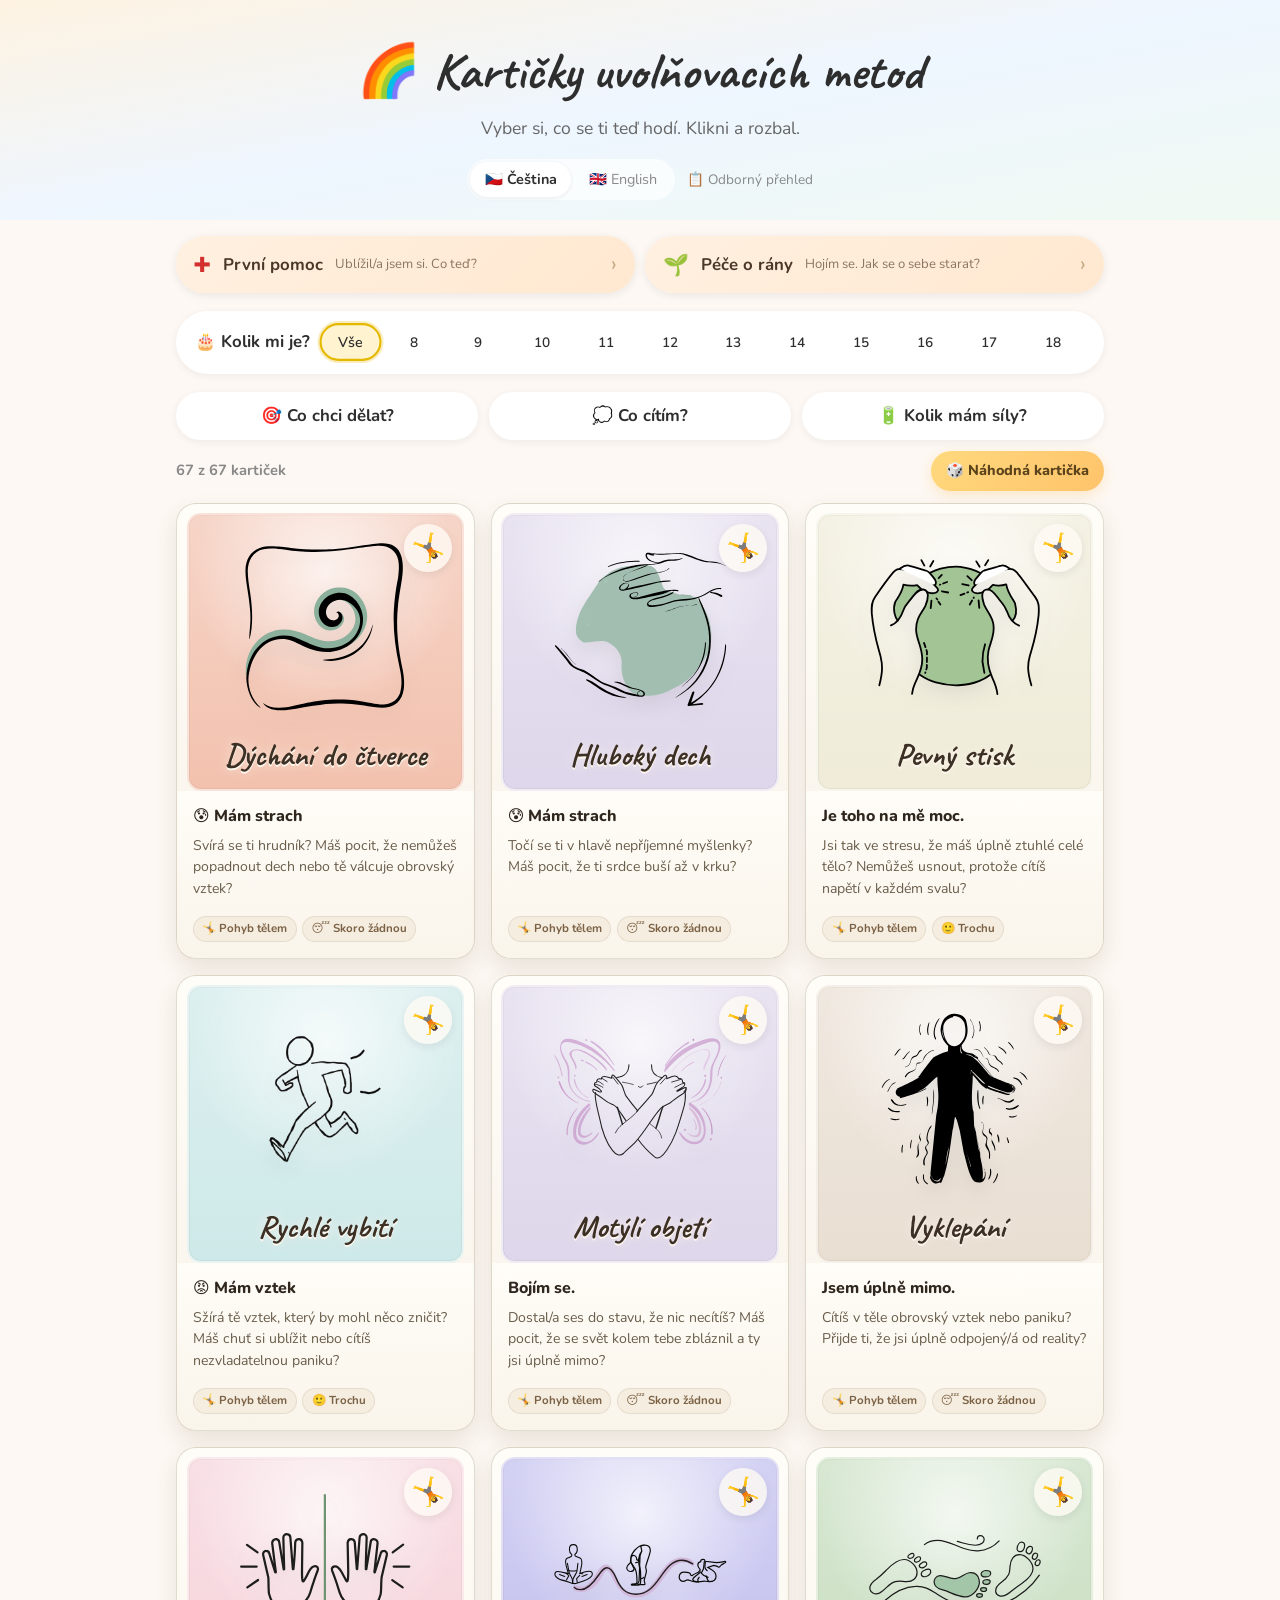
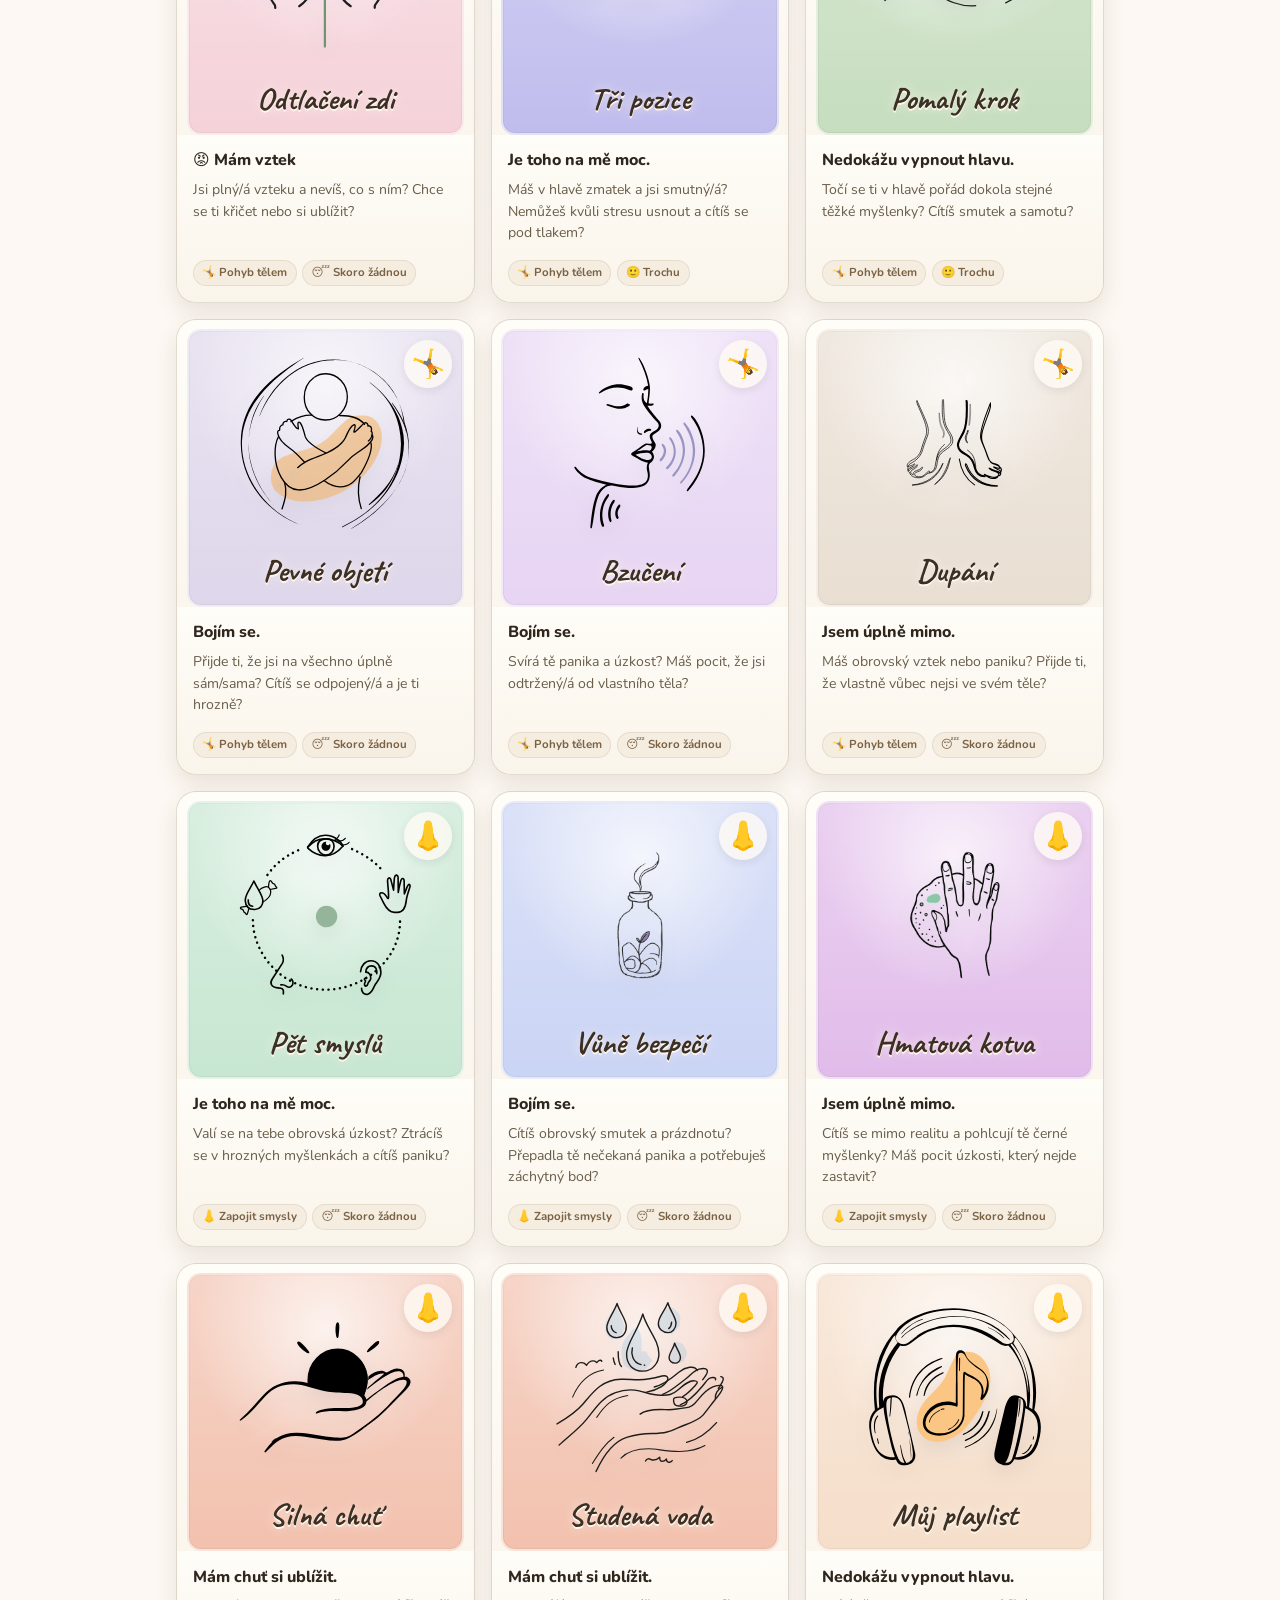
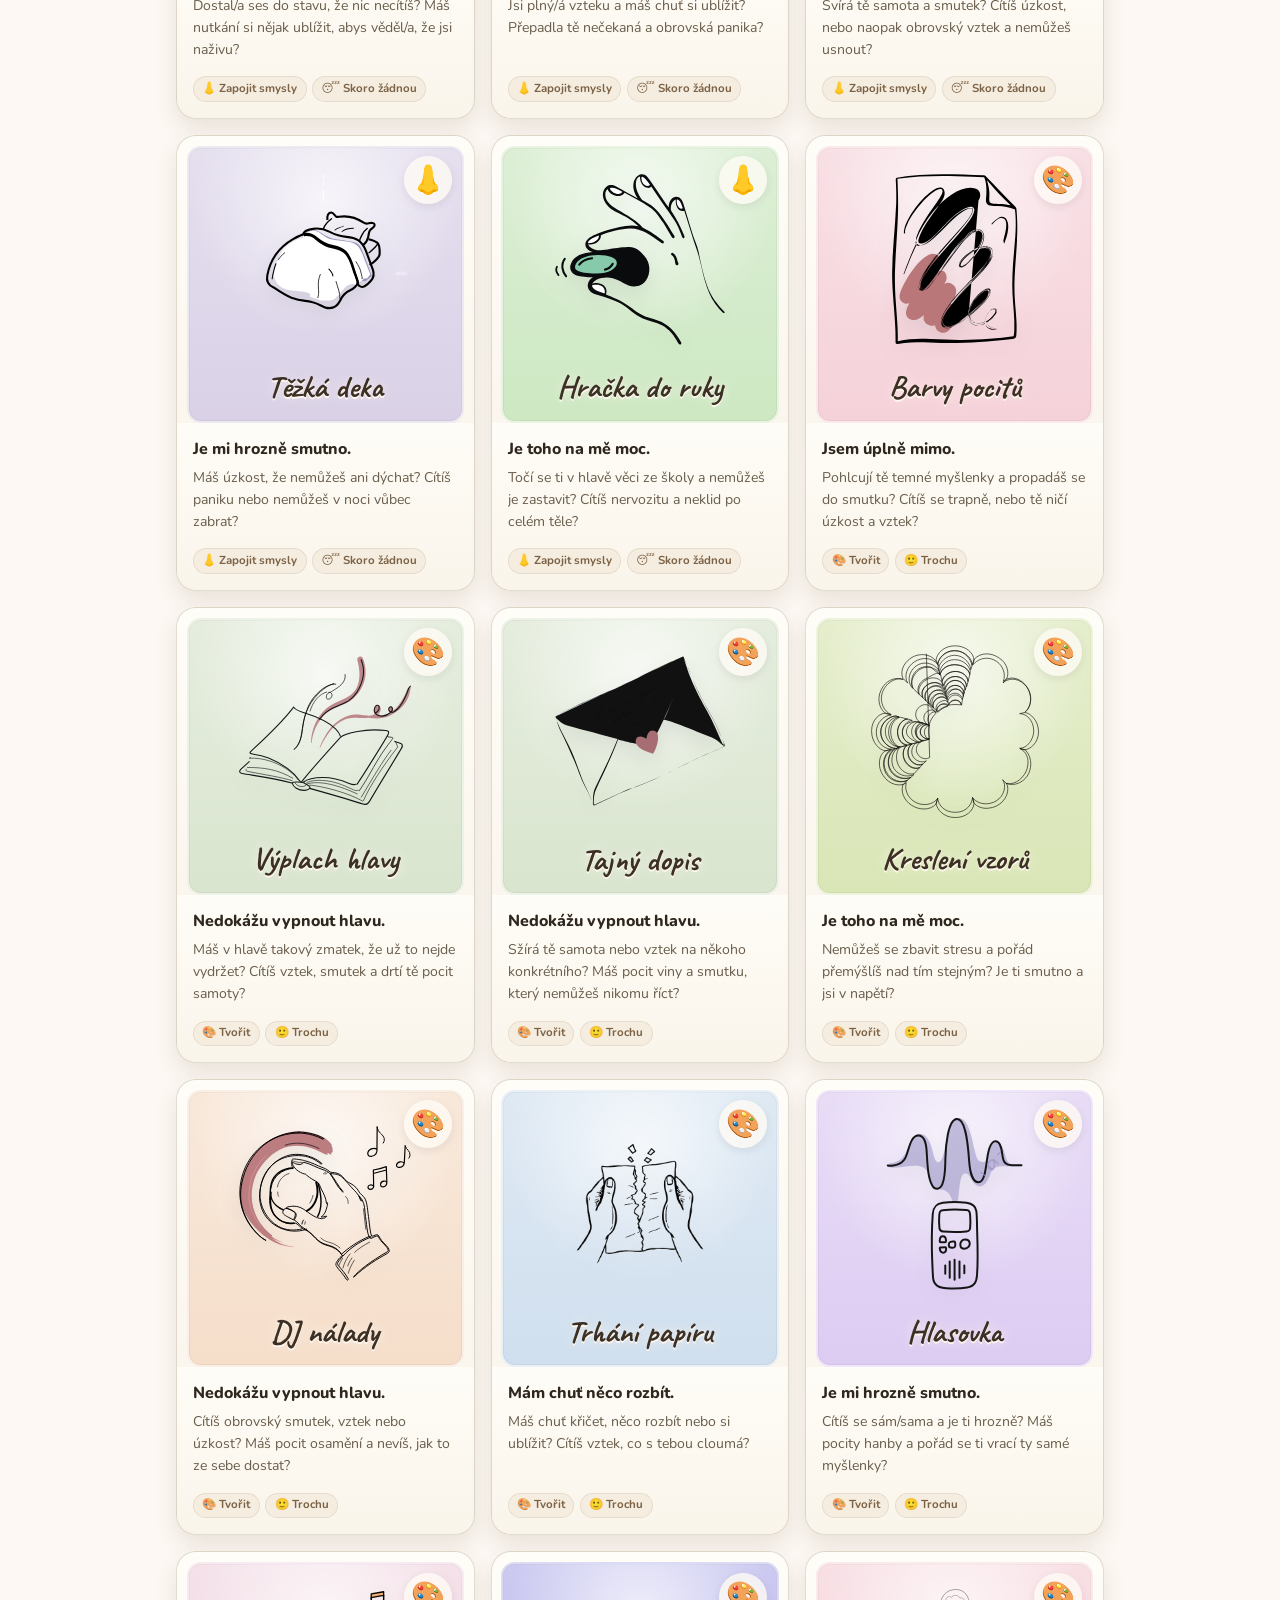
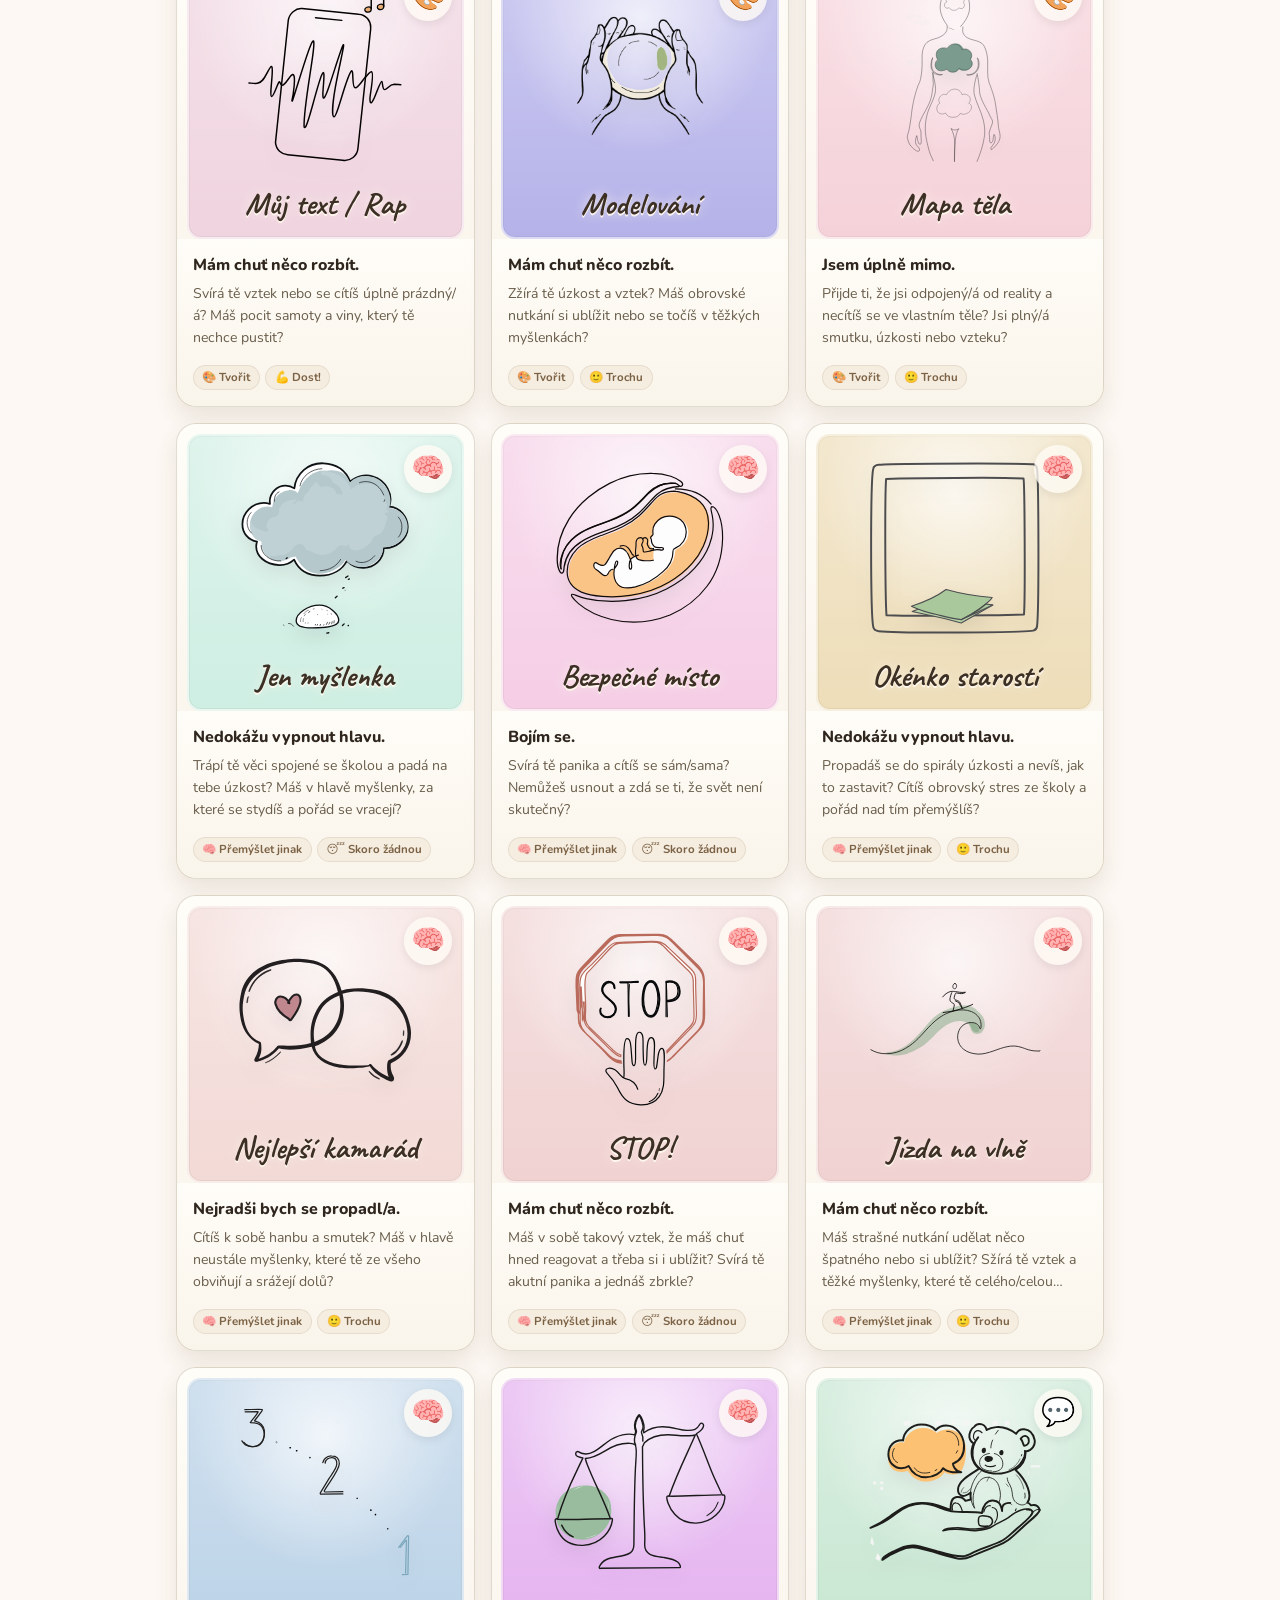
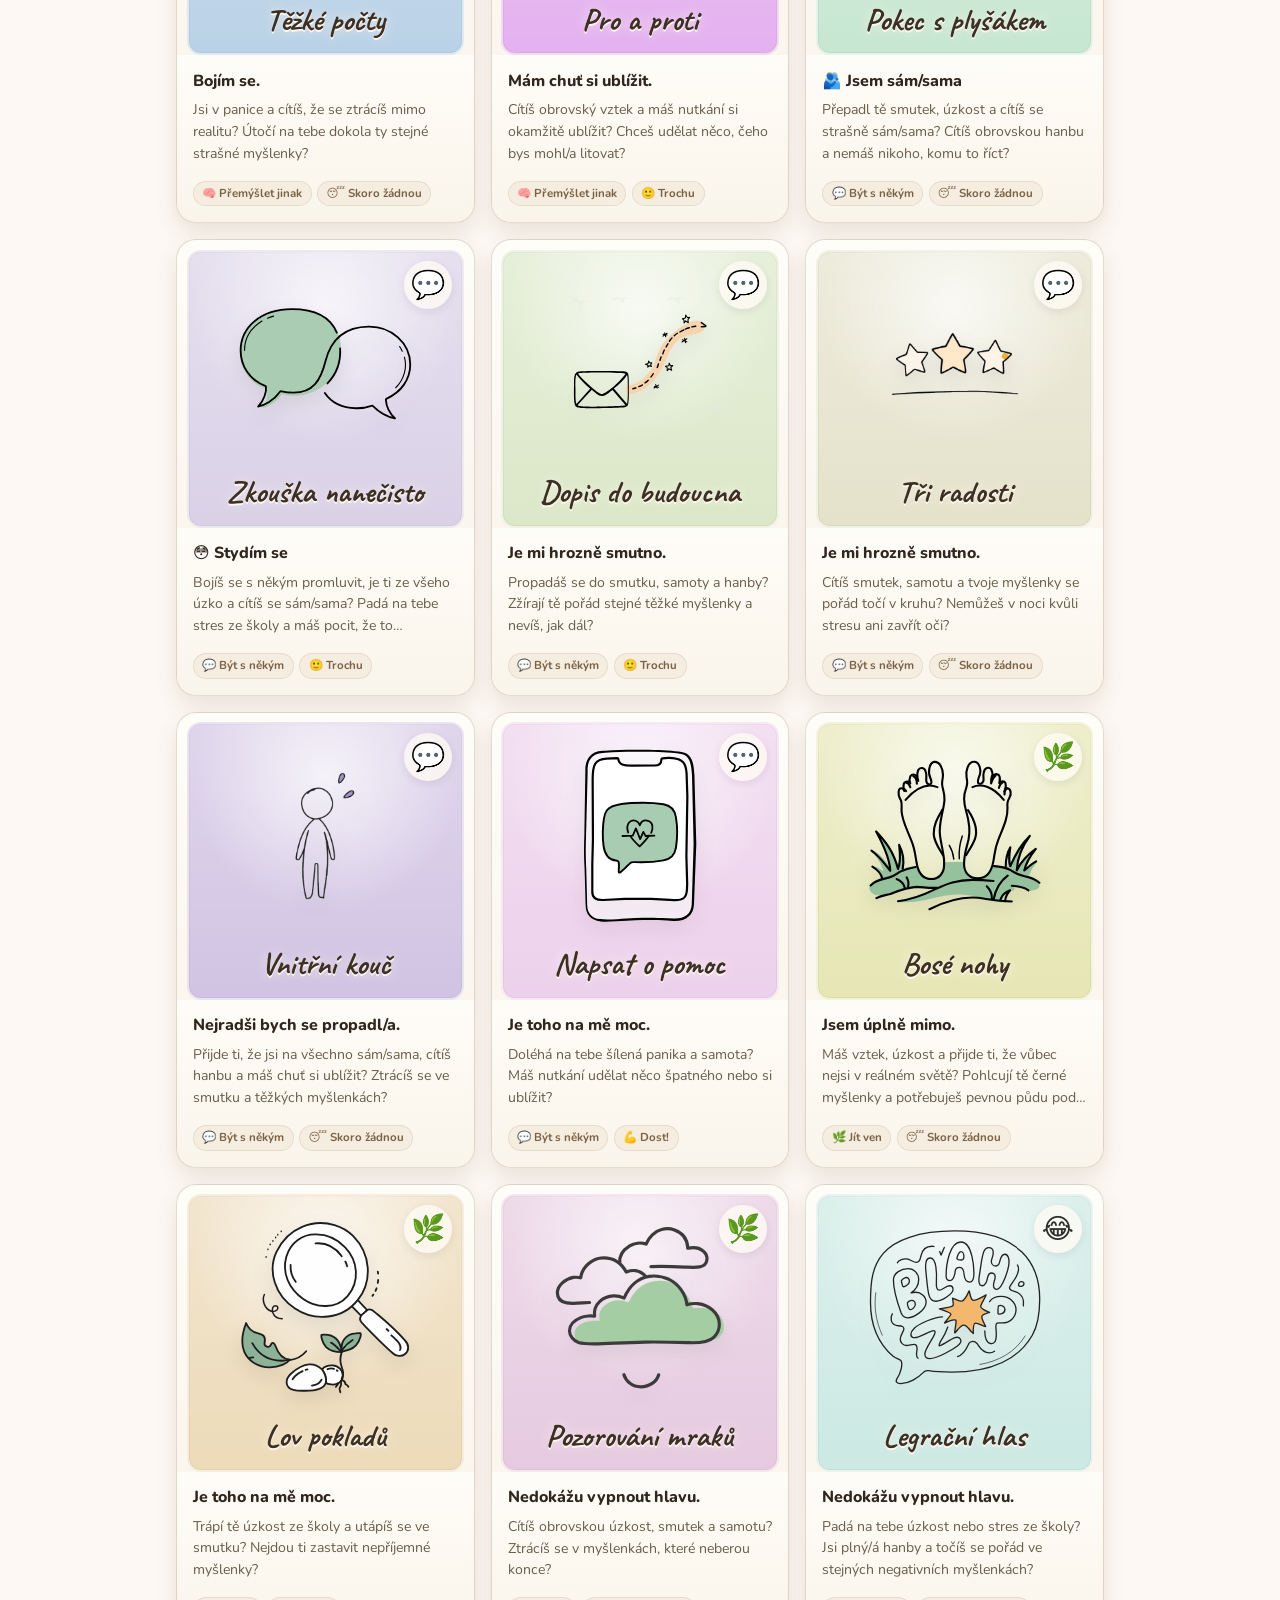
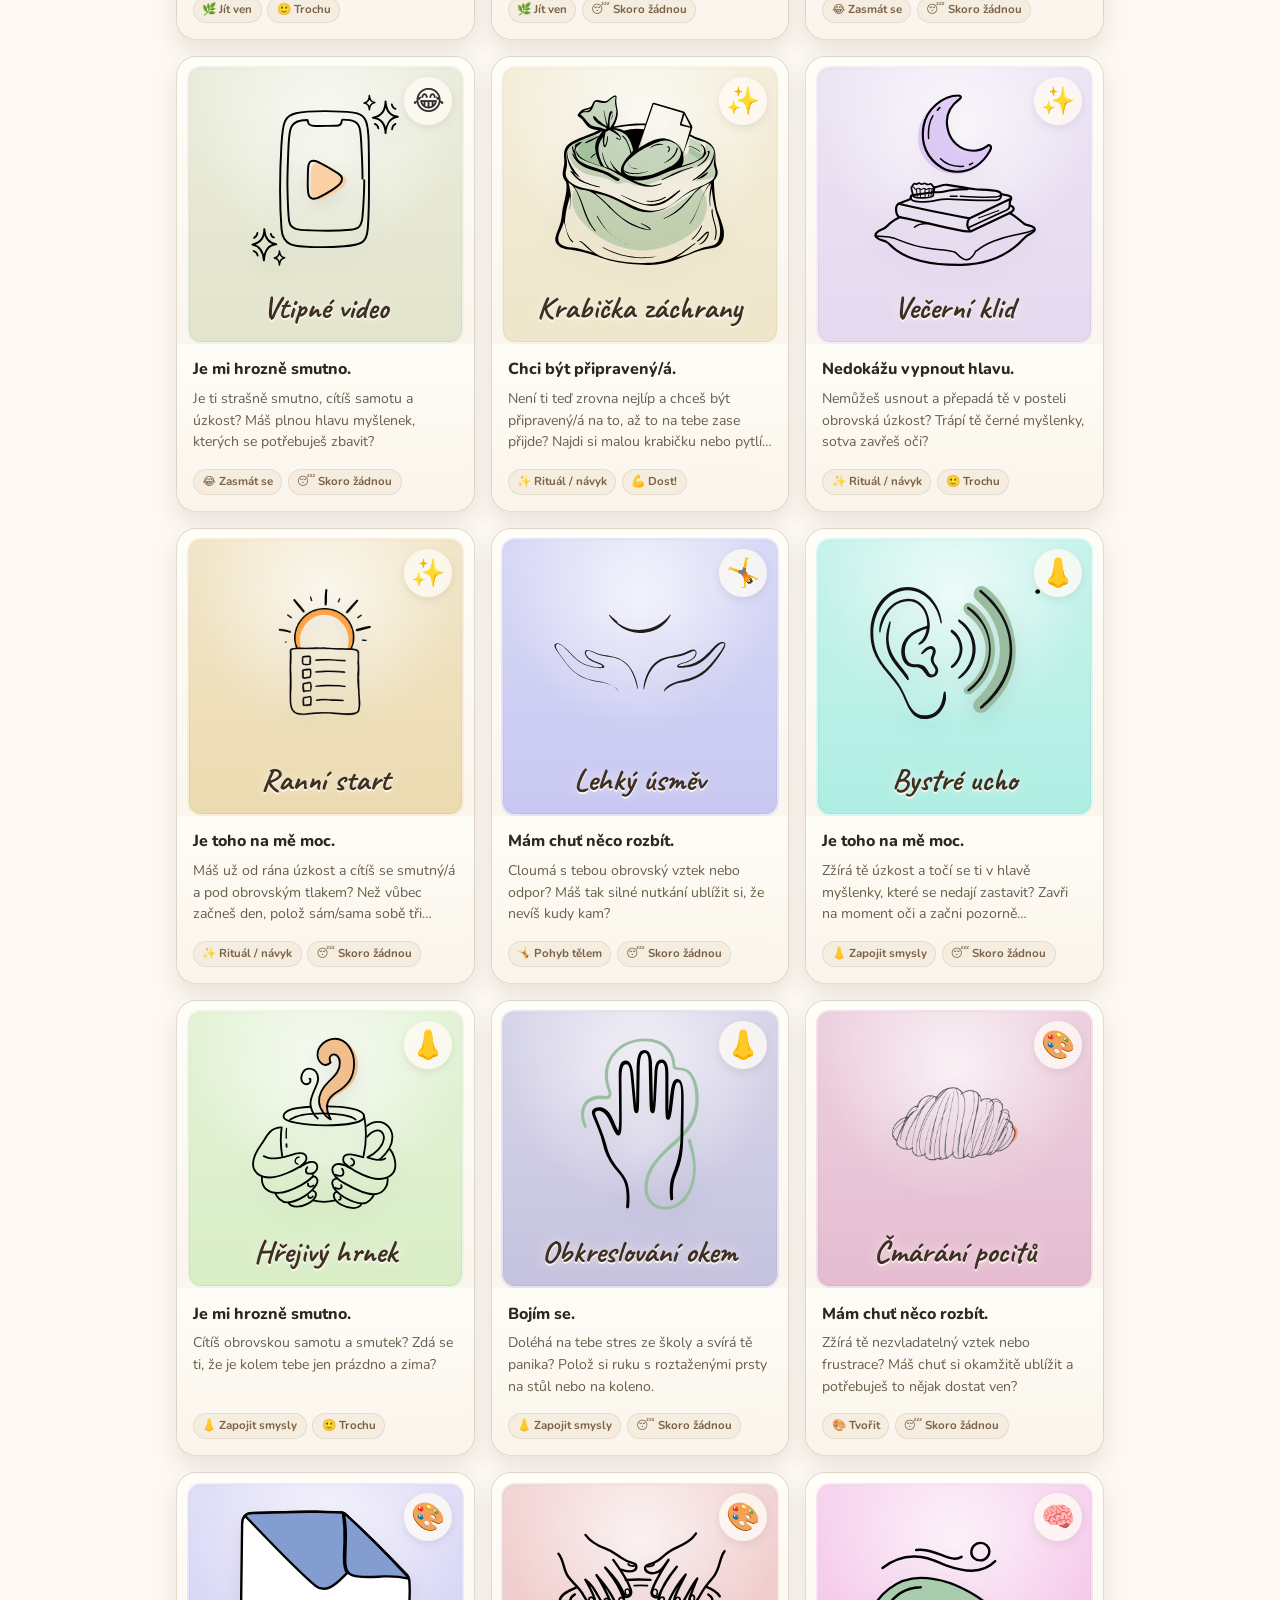
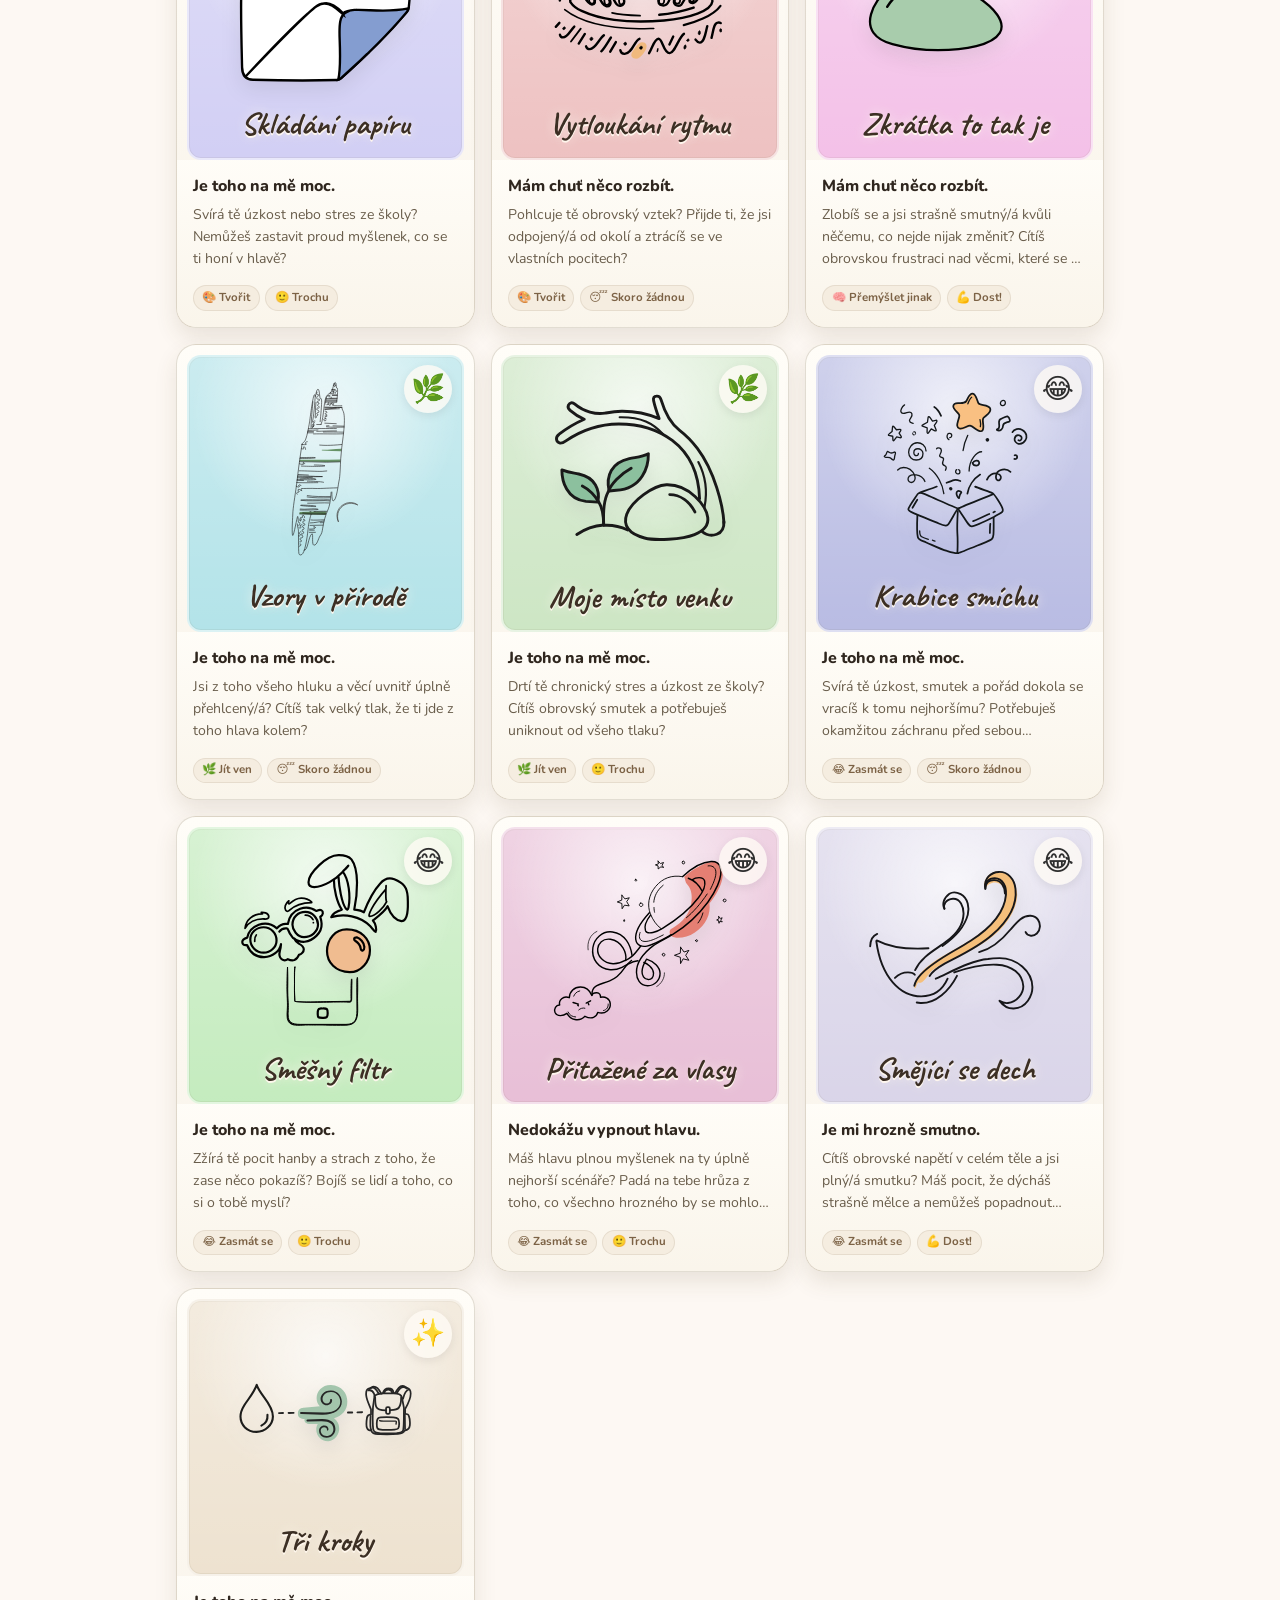
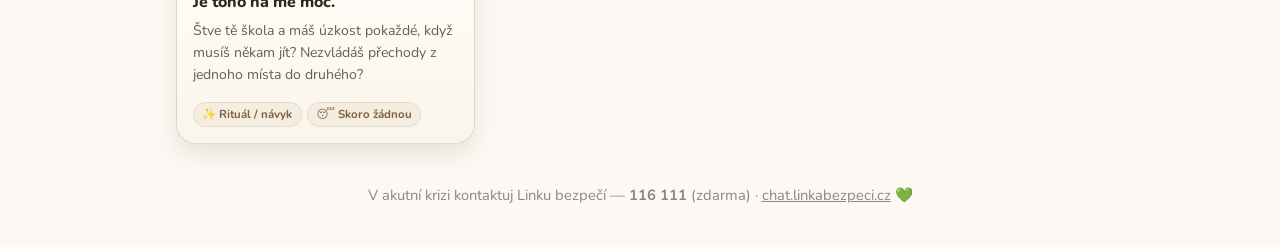
<file: index.html>
<!DOCTYPE html>
<html lang="cs">
  <head>
    <meta charset="utf-8" />
    <meta name="viewport" content="width=device-width, initial-scale=1" />
    <meta http-equiv="refresh" content="0; url=web/kids.html" />
    <title>Přesměrování…</title>
    <script>
      location.replace("web/kids.html" + location.search + location.hash);
    </script>
  </head>
  <body>
    <p>
      Pokud se stránka nepřesměruje,
      <a href="web/kids.html">pokračuj sem</a>.
    </p>
  </body>
</html>
</file>
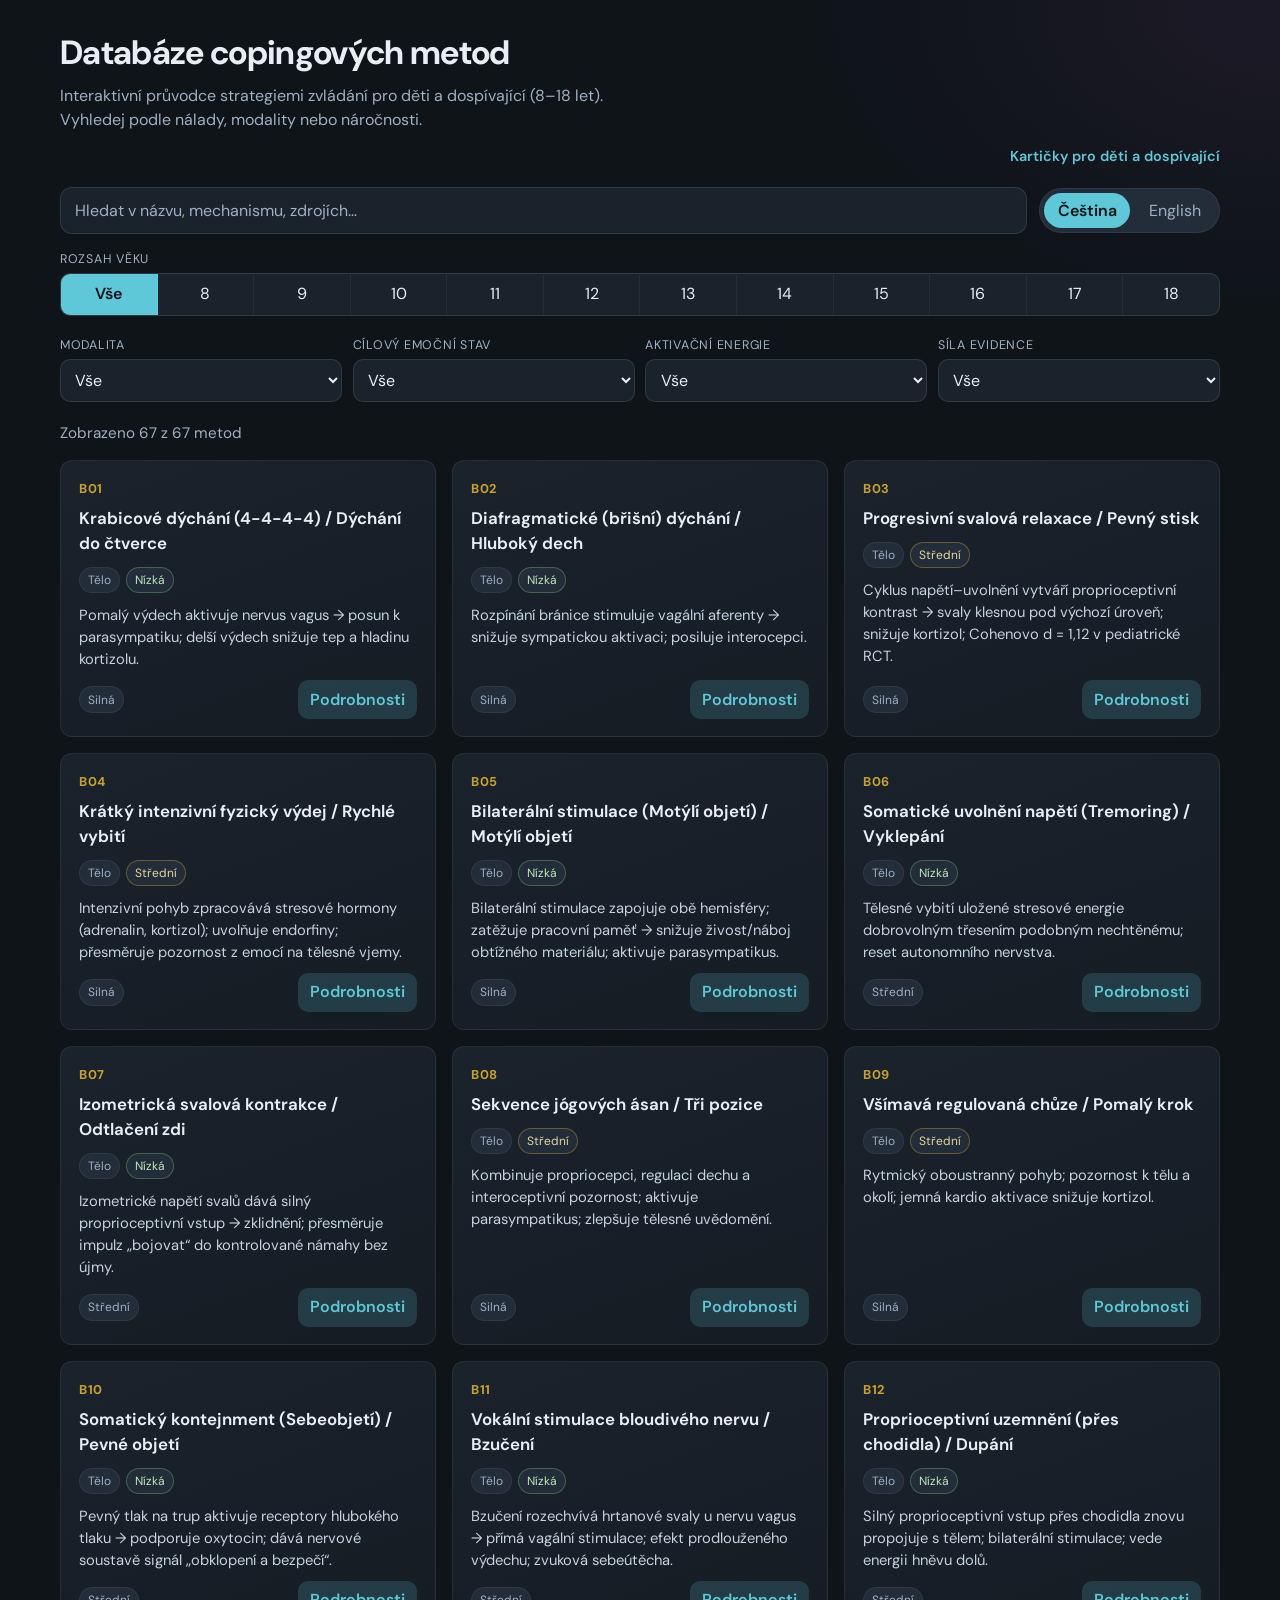
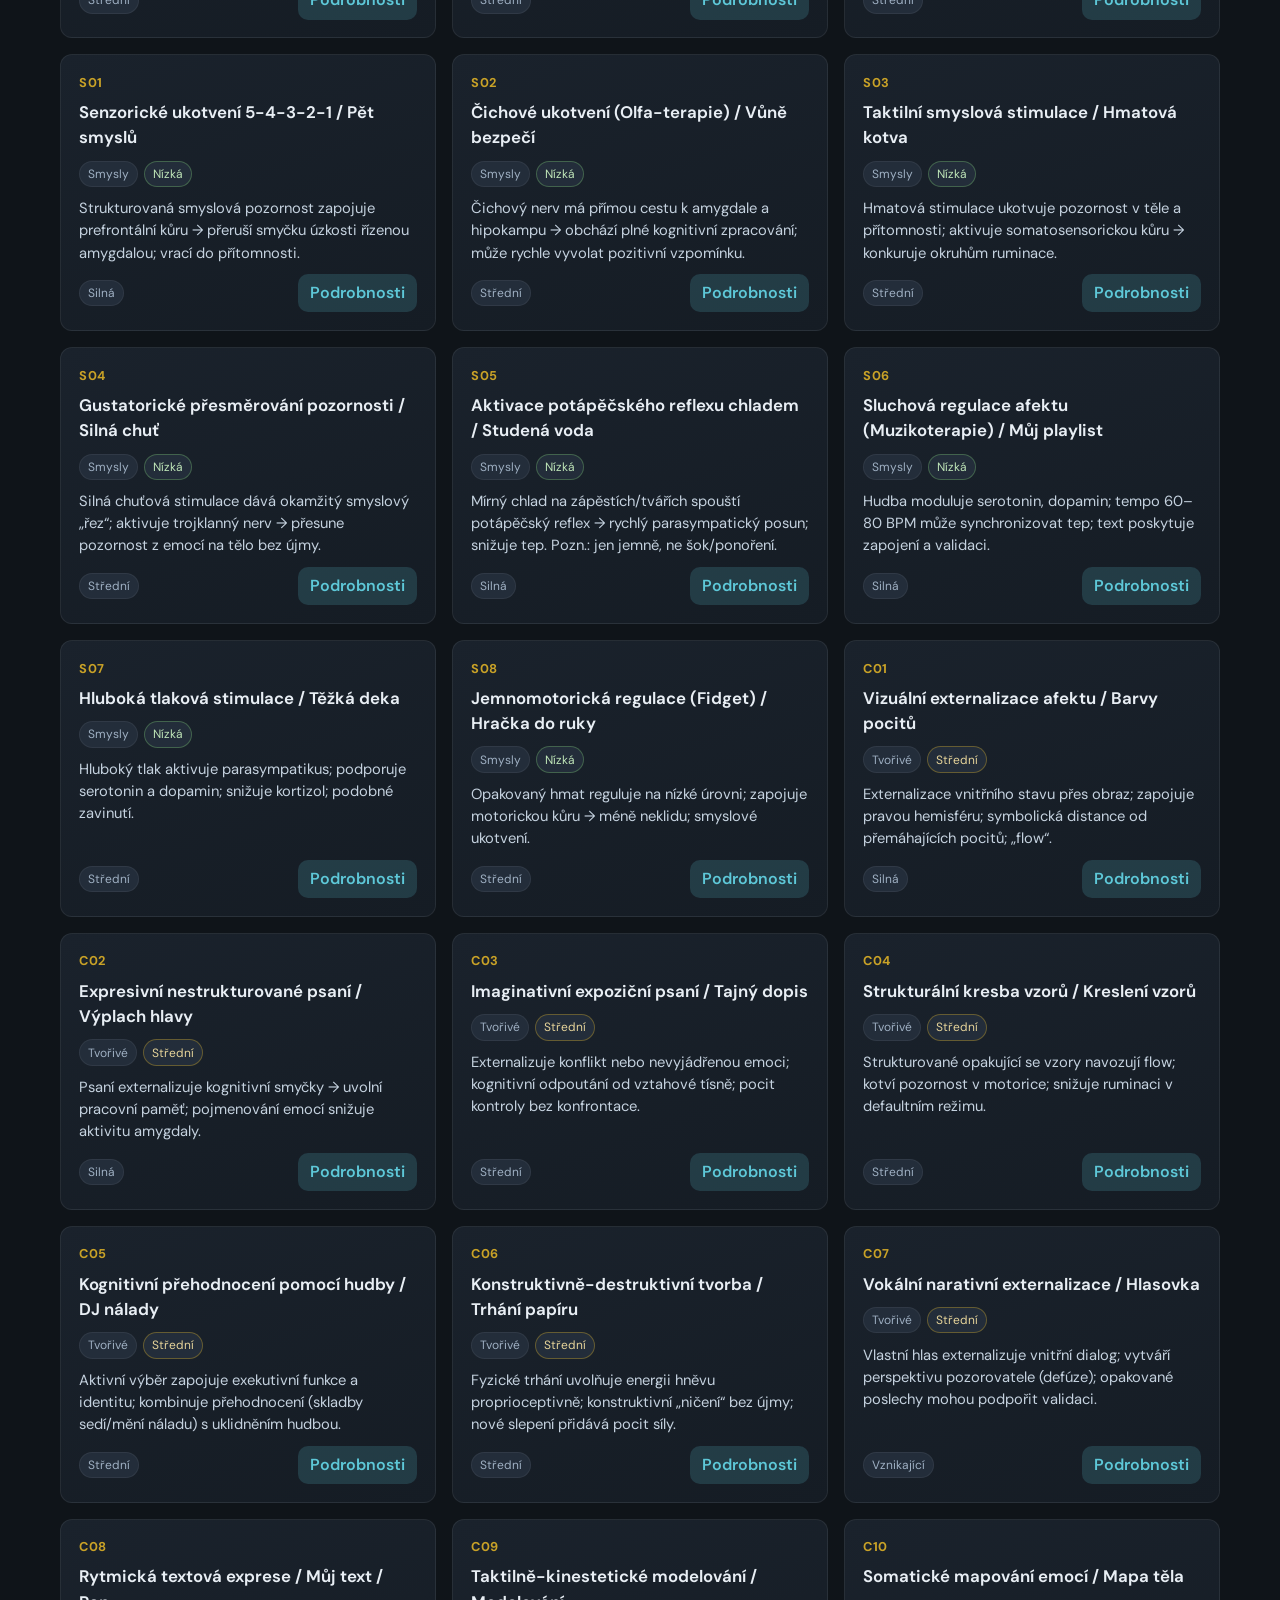
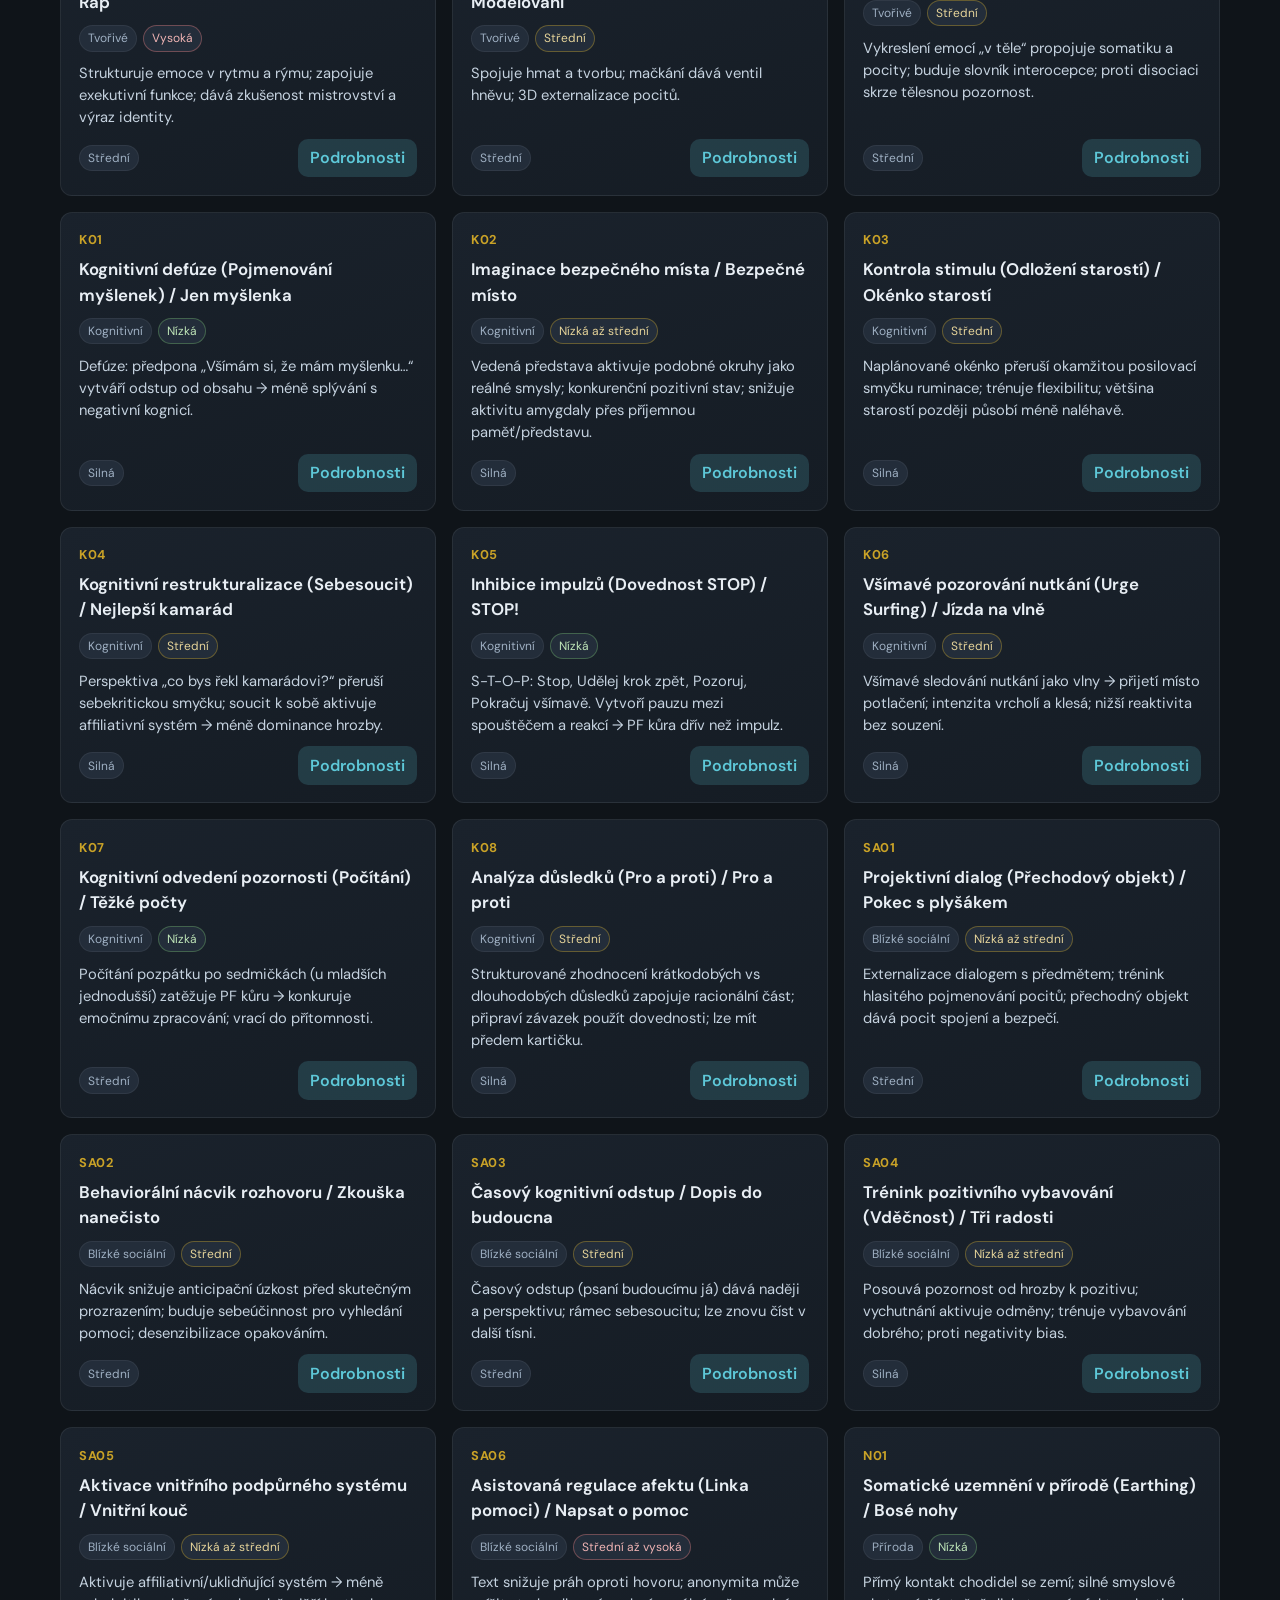
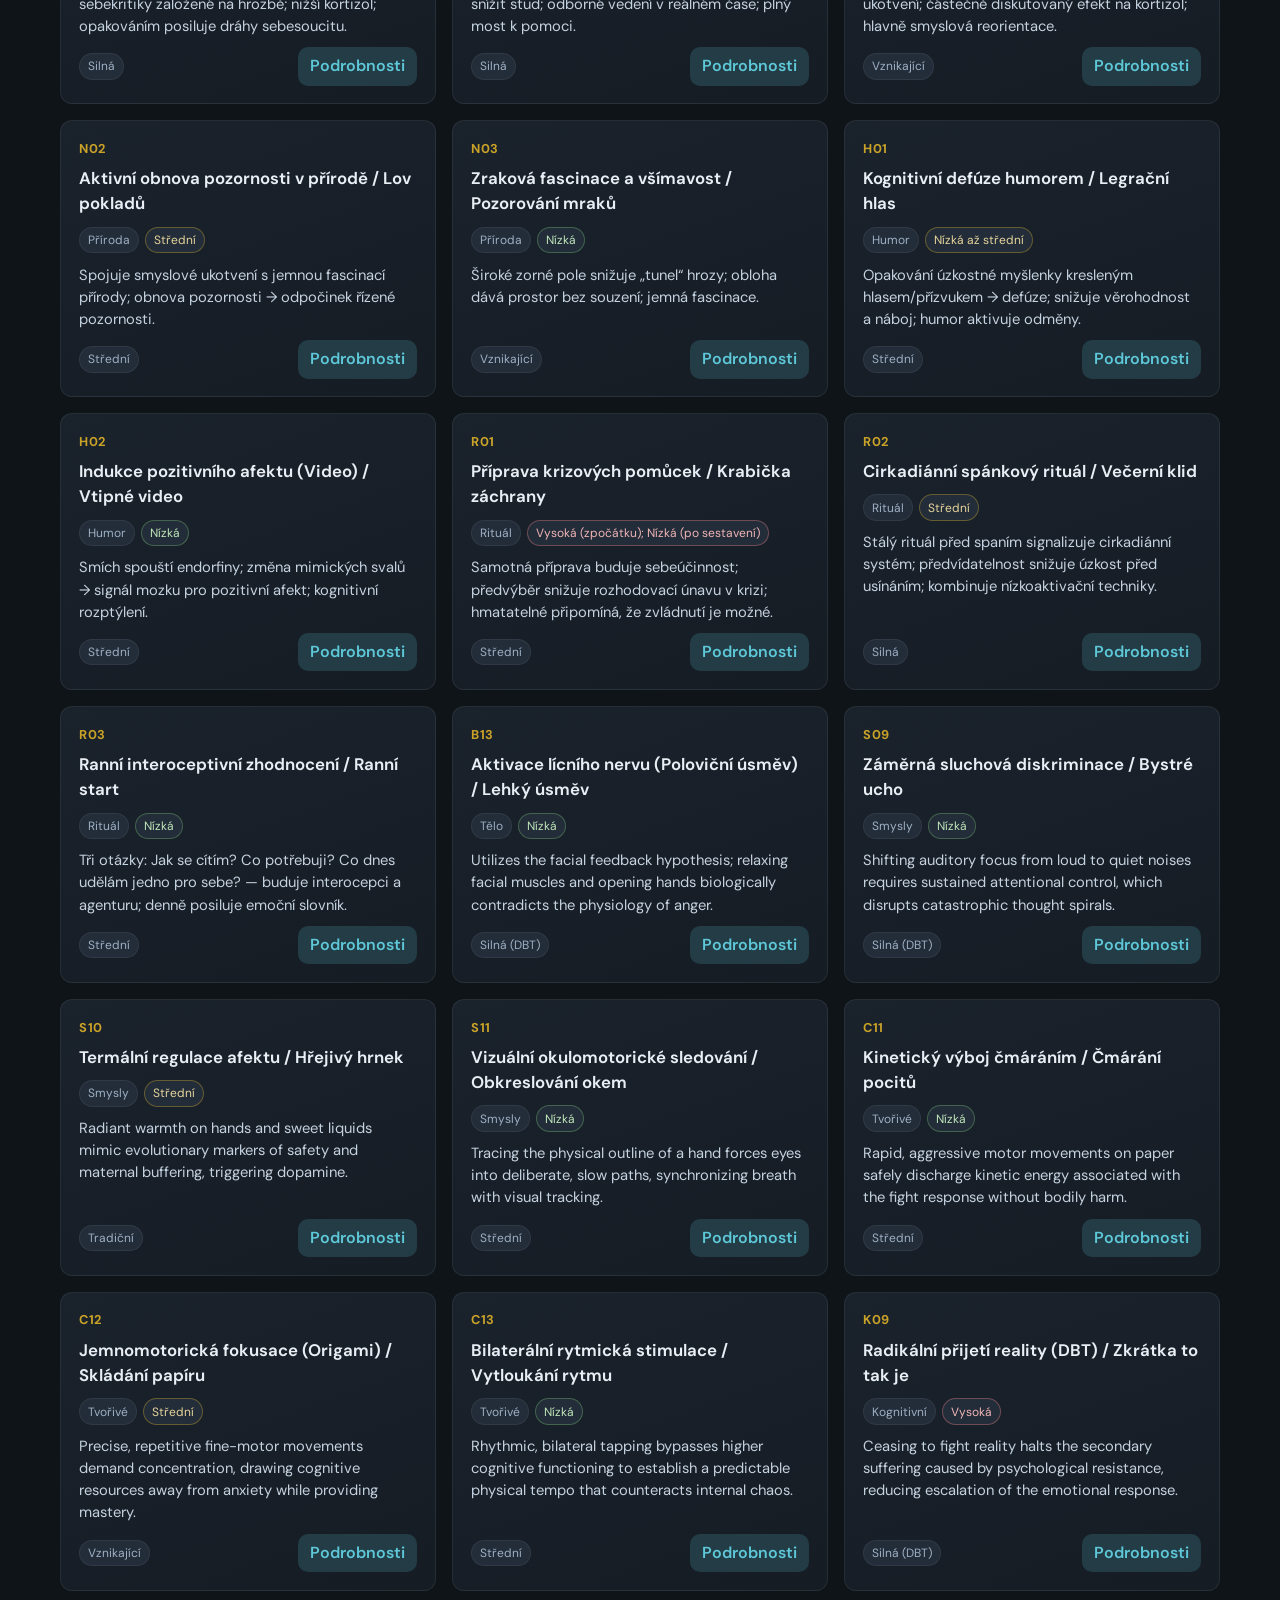
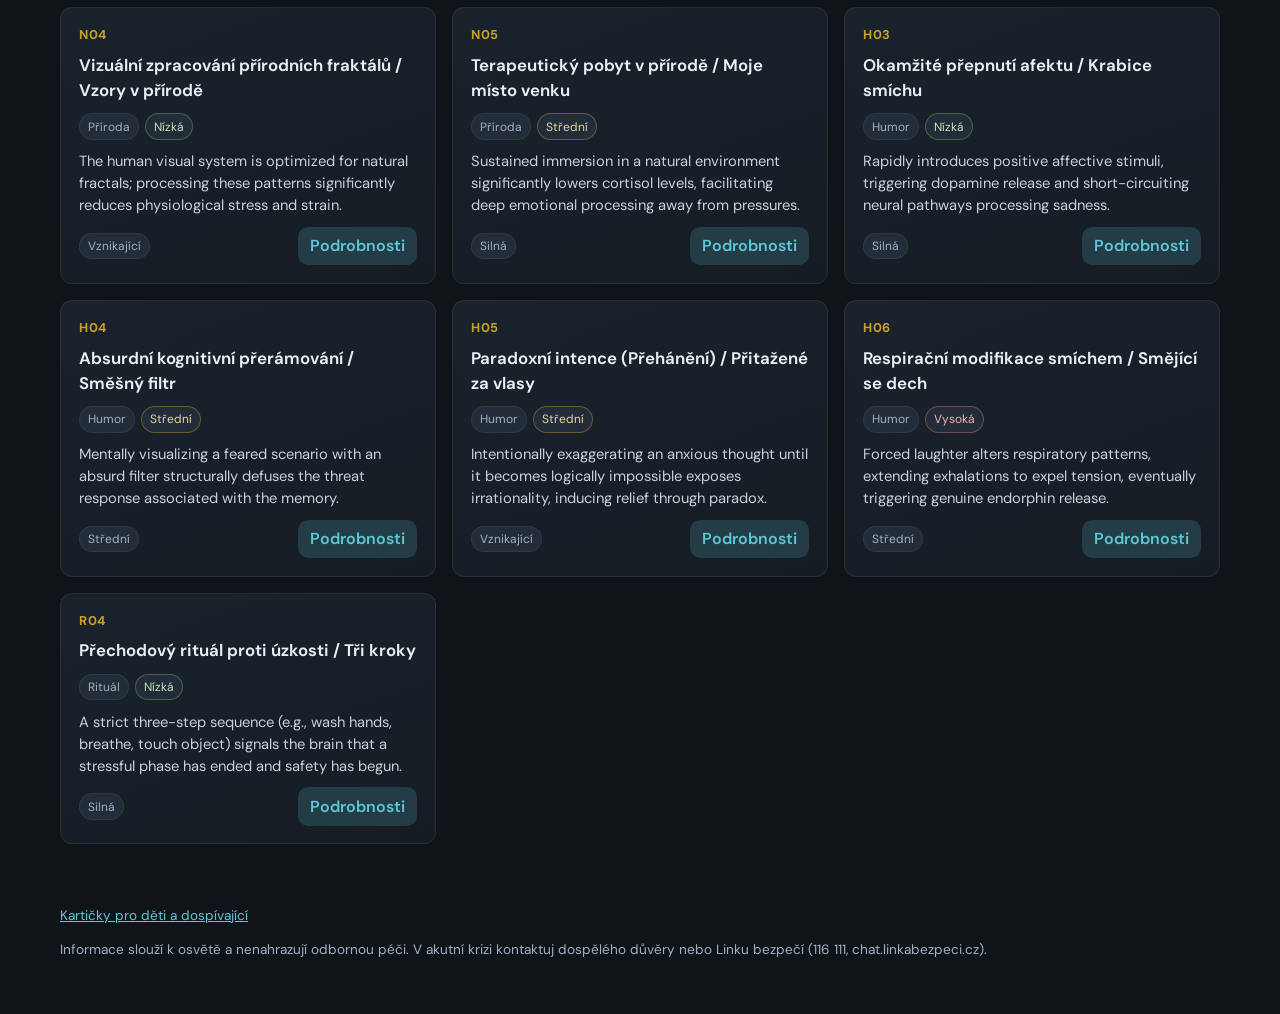
<file: web/index.html>
<!DOCTYPE html>
<html lang="cs">
  <head>
    <meta charset="utf-8" />
    <meta name="viewport" content="width=device-width, initial-scale=1" />
    <title>Databáze copingových metod</title>
    <link rel="preconnect" href="https://fonts.googleapis.com" />
    <link rel="preconnect" href="https://fonts.gstatic.com" crossorigin />
    <link
      href="https://fonts.googleapis.com/css2?family=DM+Sans:ital,opsz,wght@0,9..40,400;0,9..40,600;0,9..40,700;1,9..40,400&display=swap"
      rel="stylesheet"
    />
    <link rel="stylesheet" href="styles.css" />
  </head>
  <body>
    <header class="site">
      <h1 id="title">Databáze copingových metod</h1>
      <p class="lead" id="lead">
        Interaktivní průvodce strategiemi zvládání pro děti a dospívající (8–18 let). Vyhledej podle nálady, modality nebo náročnosti.
      </p>
      <div class="header-row">
        <a href="kids.html" class="kids-view-link" id="kids-header-link">Kartičky pro děti a dospívající</a>
      </div>
    </header>

    <div class="toolbar">
      <div class="search-row">
        <label class="visually-hidden" for="q" id="searchLabel">Hledat</label>
        <input type="search" id="q" autocomplete="off" />
      </div>
      <div class="lang-toggle" role="group" aria-label="Jazyk">
        <button type="button" id="lang-cs" aria-pressed="true">Čeština</button>
        <button type="button" id="lang-en" aria-pressed="false">English</button>
      </div>
    </div>

    <div class="age-filter">
      <span id="lbl-age">Věk</span>
      <div class="age-selector" id="f-age" role="group" aria-label="Výběr věku">
        <button type="button" class="age-btn active" data-val="">Vše</button>
        <button type="button" class="age-btn" data-val="8">8</button>
        <button type="button" class="age-btn" data-val="9">9</button>
        <button type="button" class="age-btn" data-val="10">10</button>
        <button type="button" class="age-btn" data-val="11">11</button>
        <button type="button" class="age-btn" data-val="12">12</button>
        <button type="button" class="age-btn" data-val="13">13</button>
        <button type="button" class="age-btn" data-val="14">14</button>
        <button type="button" class="age-btn" data-val="15">15</button>
        <button type="button" class="age-btn" data-val="16">16</button>
        <button type="button" class="age-btn" data-val="17">17</button>
        <button type="button" class="age-btn" data-val="18">18</button>
      </div>
    </div>

    <div class="filters">
      <label>
        <span id="lbl-modality">Modalita</span>
        <select id="f-modality">
          <option value="">—</option>
        </select>
      </label>
      <label>
        <span id="lbl-state">Cílový emoční stav</span>
        <select id="f-state">
          <option value="">—</option>
        </select>
      </label>
      <label>
        <span id="lbl-energy">Aktivační energie</span>
        <select id="f-energy">
          <option value="">—</option>
        </select>
      </label>
      <label>
        <span id="lbl-evidence">Síla evidence</span>
        <select id="f-evidence">
          <option value="">—</option>
        </select>
      </label>
    </div>

    <div class="meta-bar" id="meta"></div>
    <main class="grid" id="grid" aria-live="polite"></main>
    <p class="empty" id="empty" hidden></p>

    <footer class="note">
      <p><a href="kids.html" id="kids-link">Kartičky pro děti a dospívající</a></p>
      <p id="footnote"></p>
    </footer>

    <dialog class="panel" id="detail" aria-labelledby="detail-title">
      <div class="panel-inner">
        <header>
          <span class="id" id="detail-id"></span>
          <h2 id="detail-title"></h2>
          <button type="button" class="close-x" id="detail-close-x" aria-label="Close">&times;</button>
        </header>
        <dl class="fields" id="detail-fields"></dl>
        <div class="close-row">
          <button type="button" class="close" id="detail-close"></button>
        </div>
      </div>
    </dialog>

    <script src="app.js" type="module"></script>
  </body>
</html>
</file>
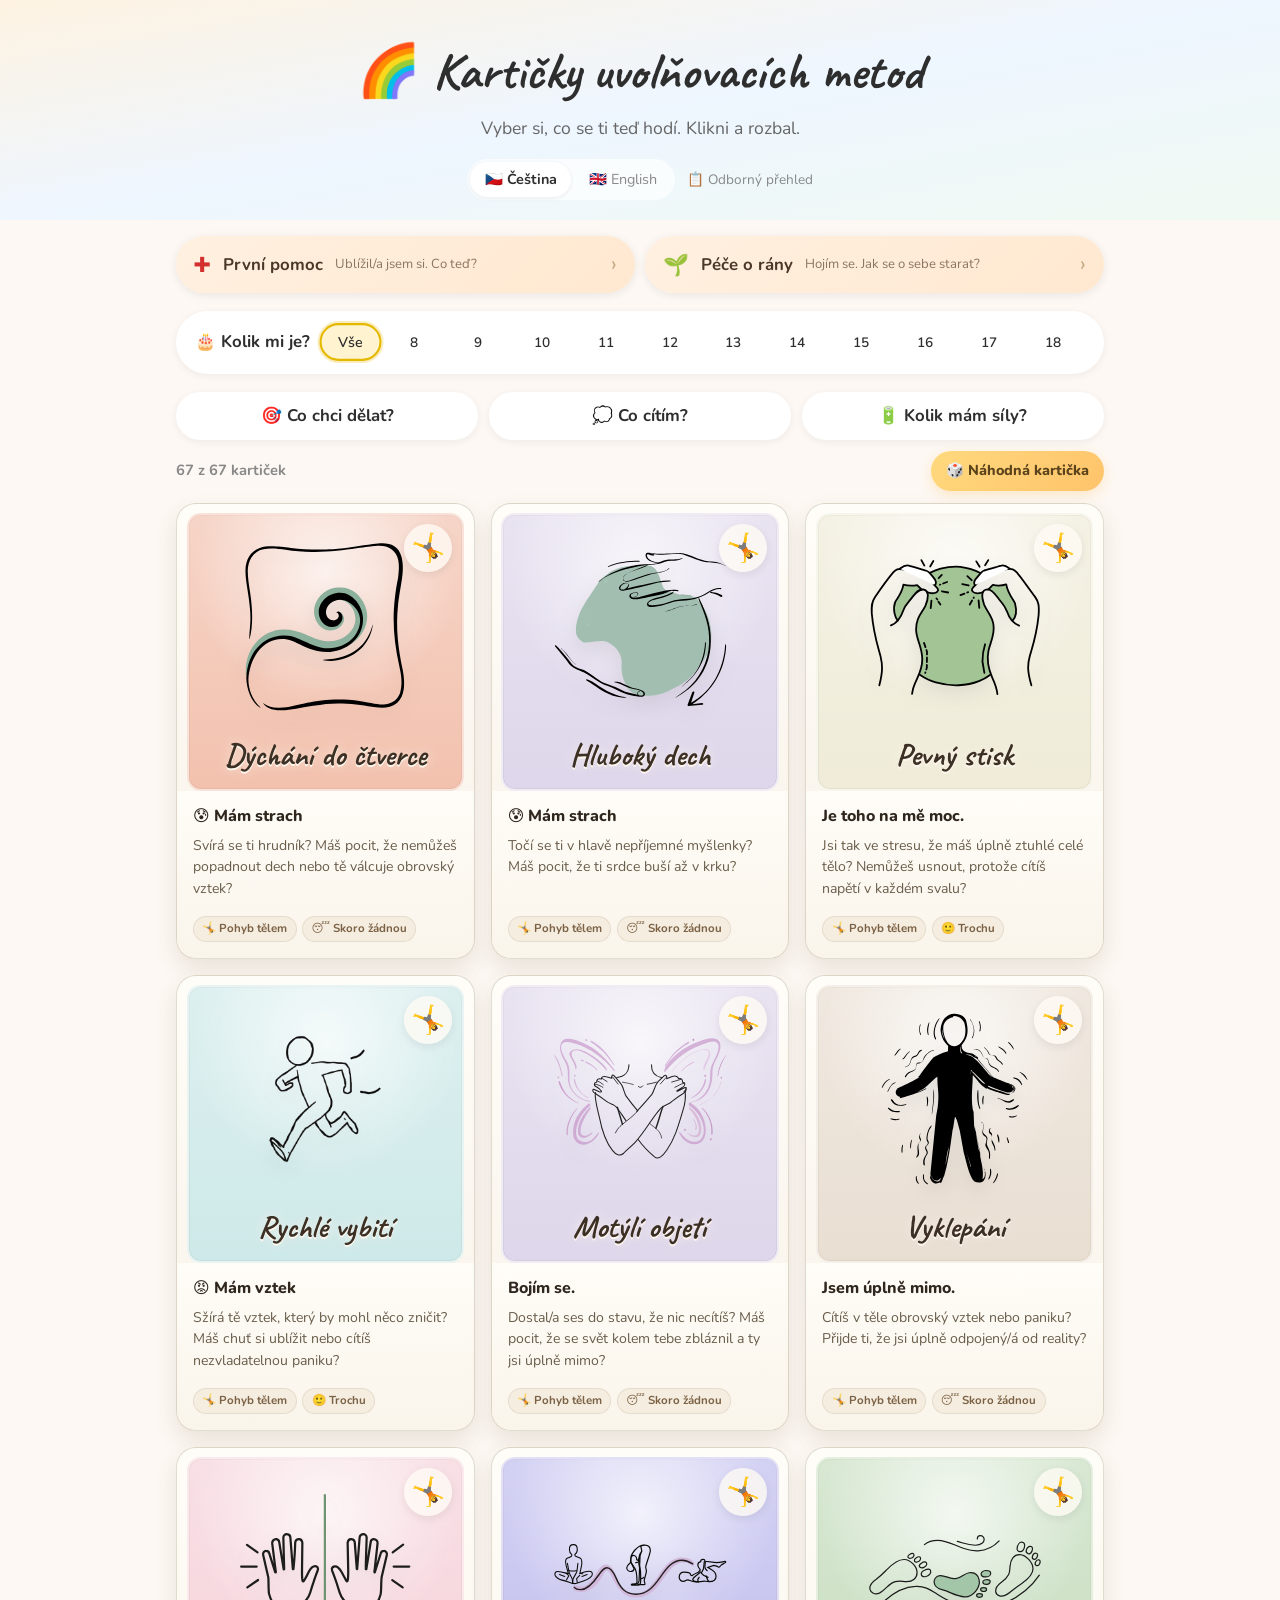
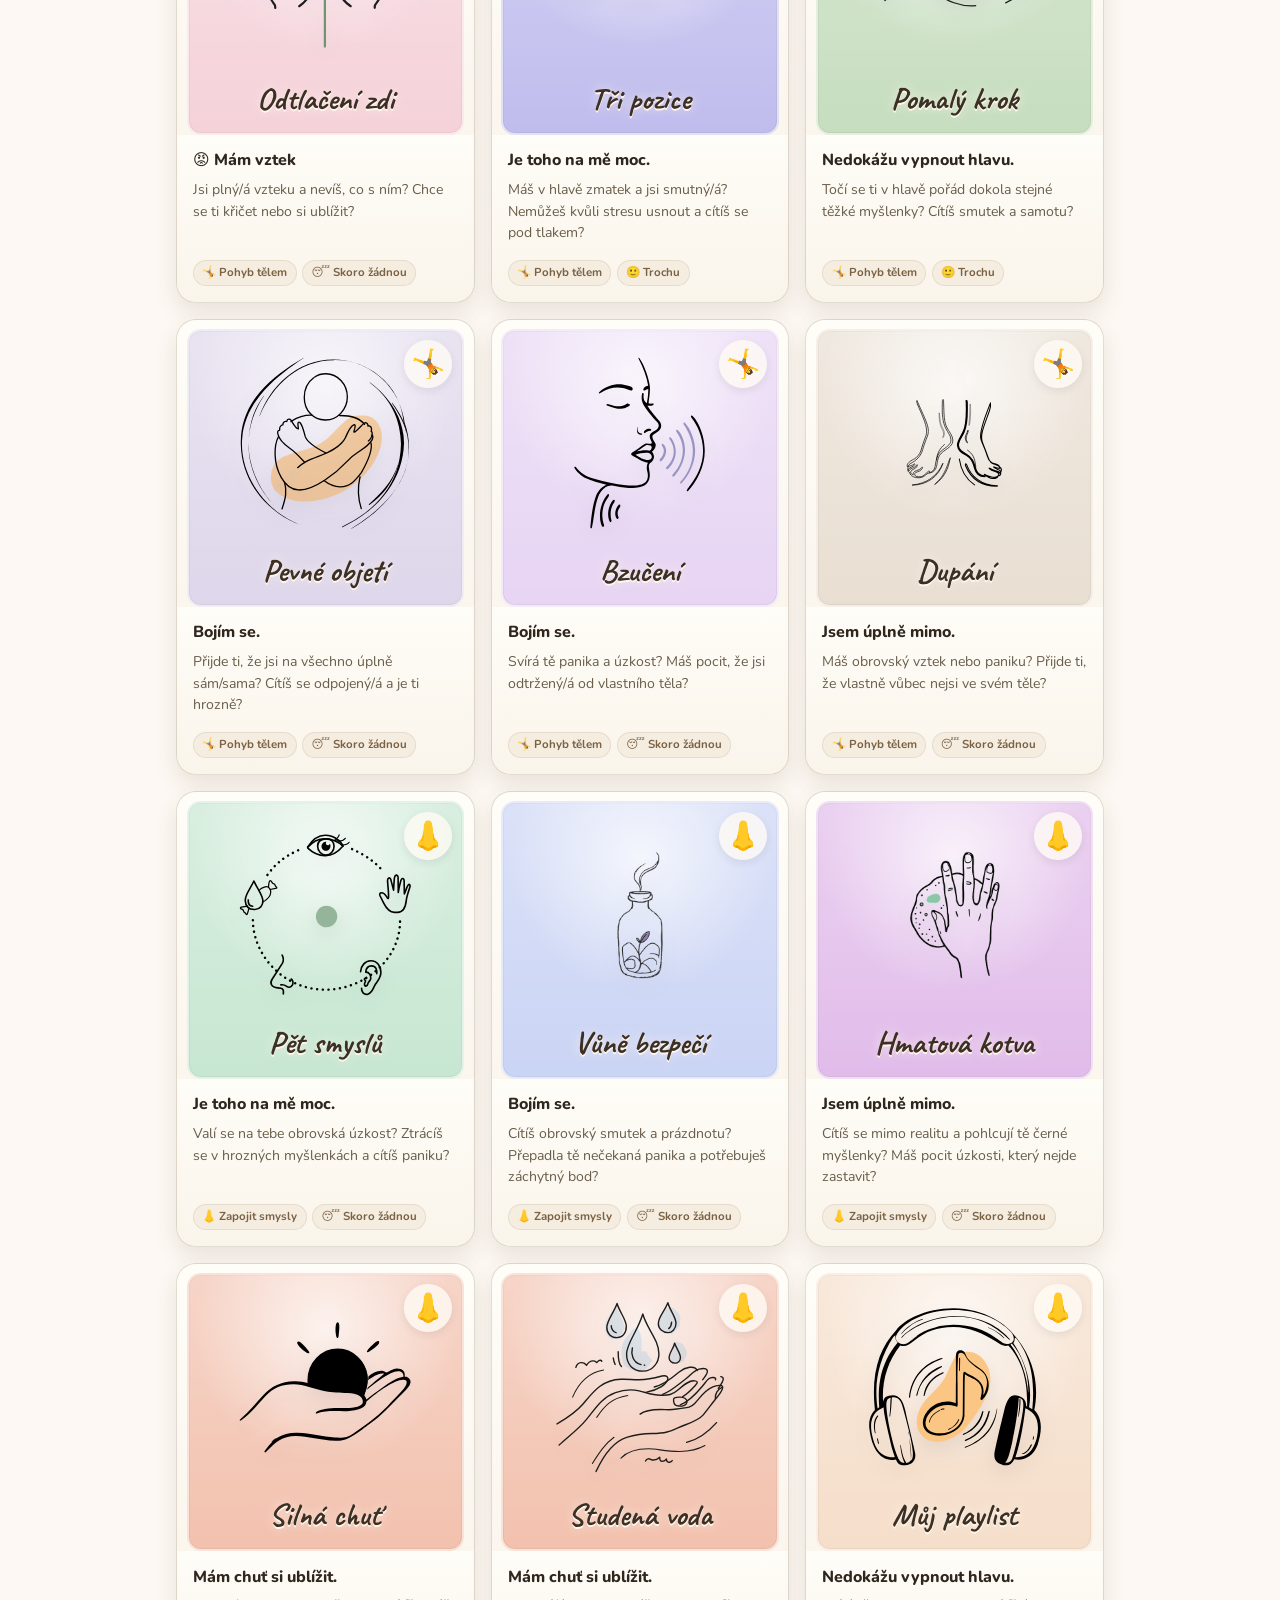
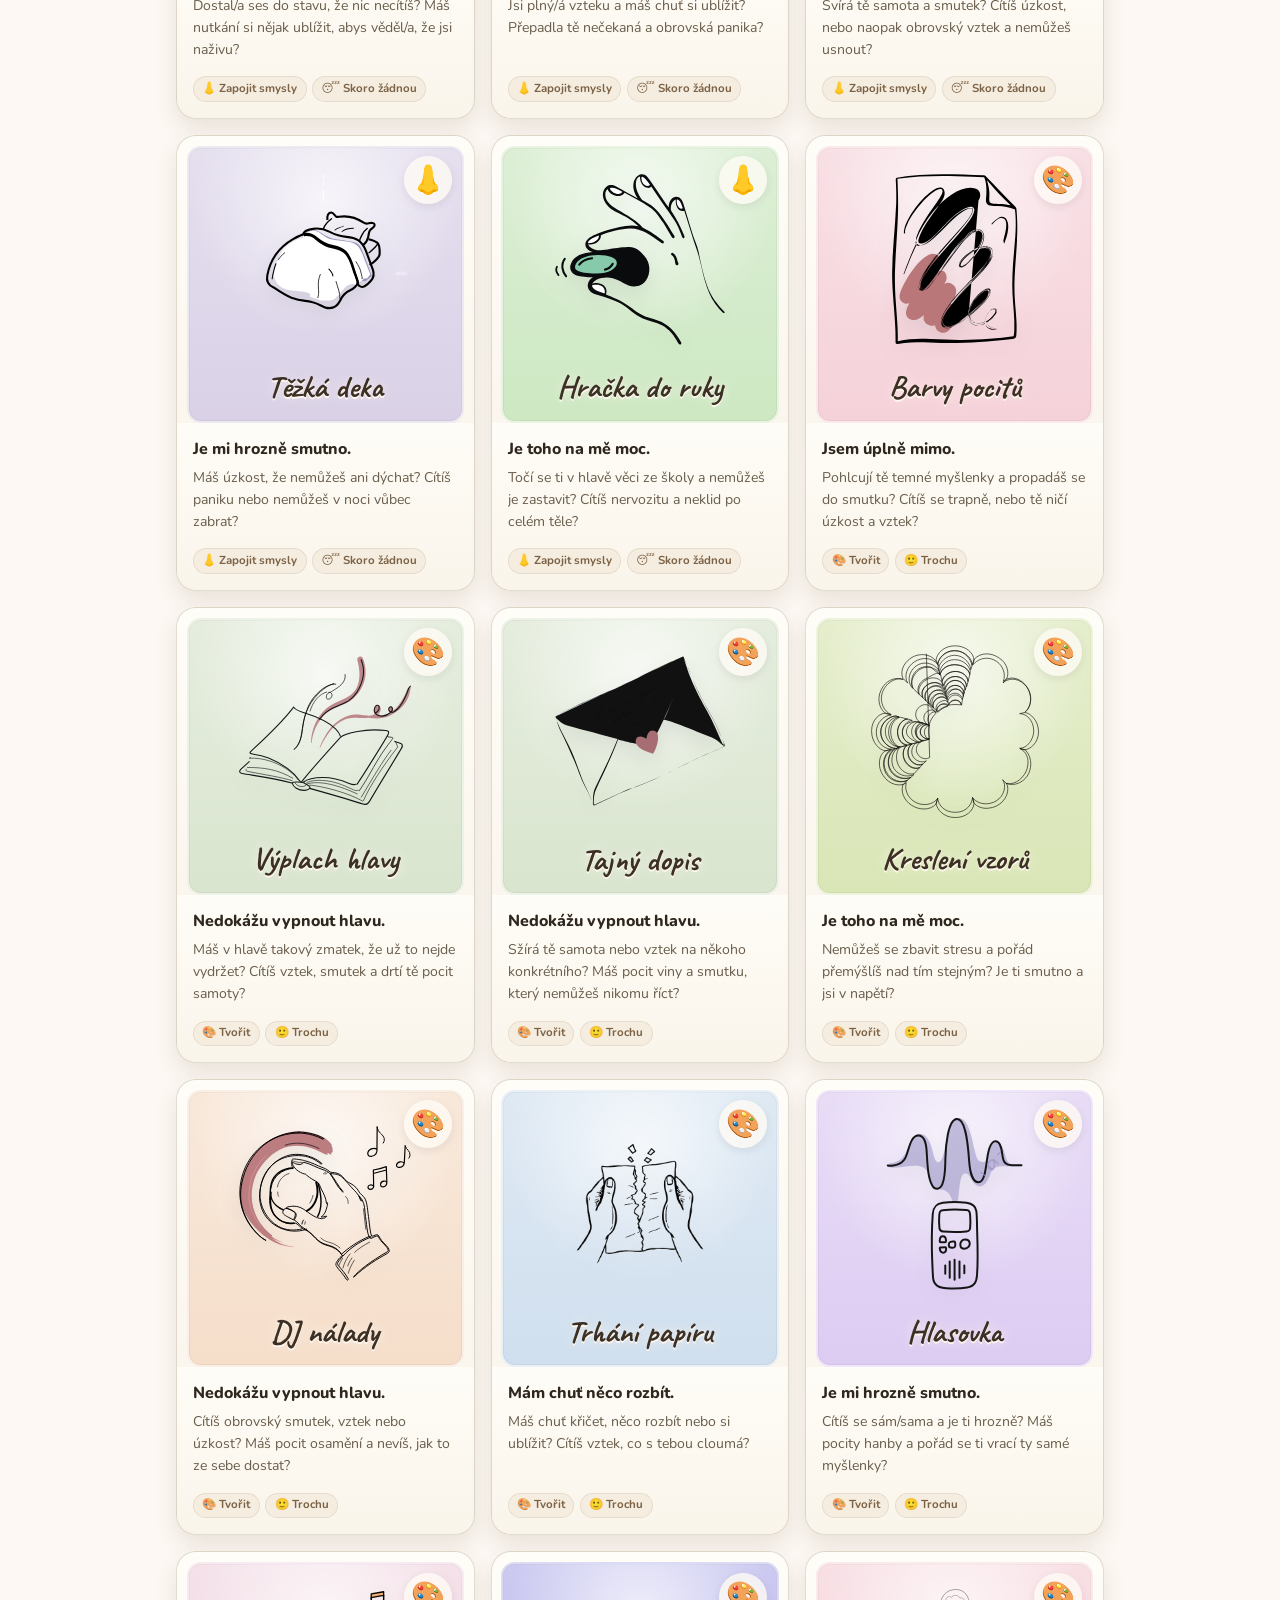
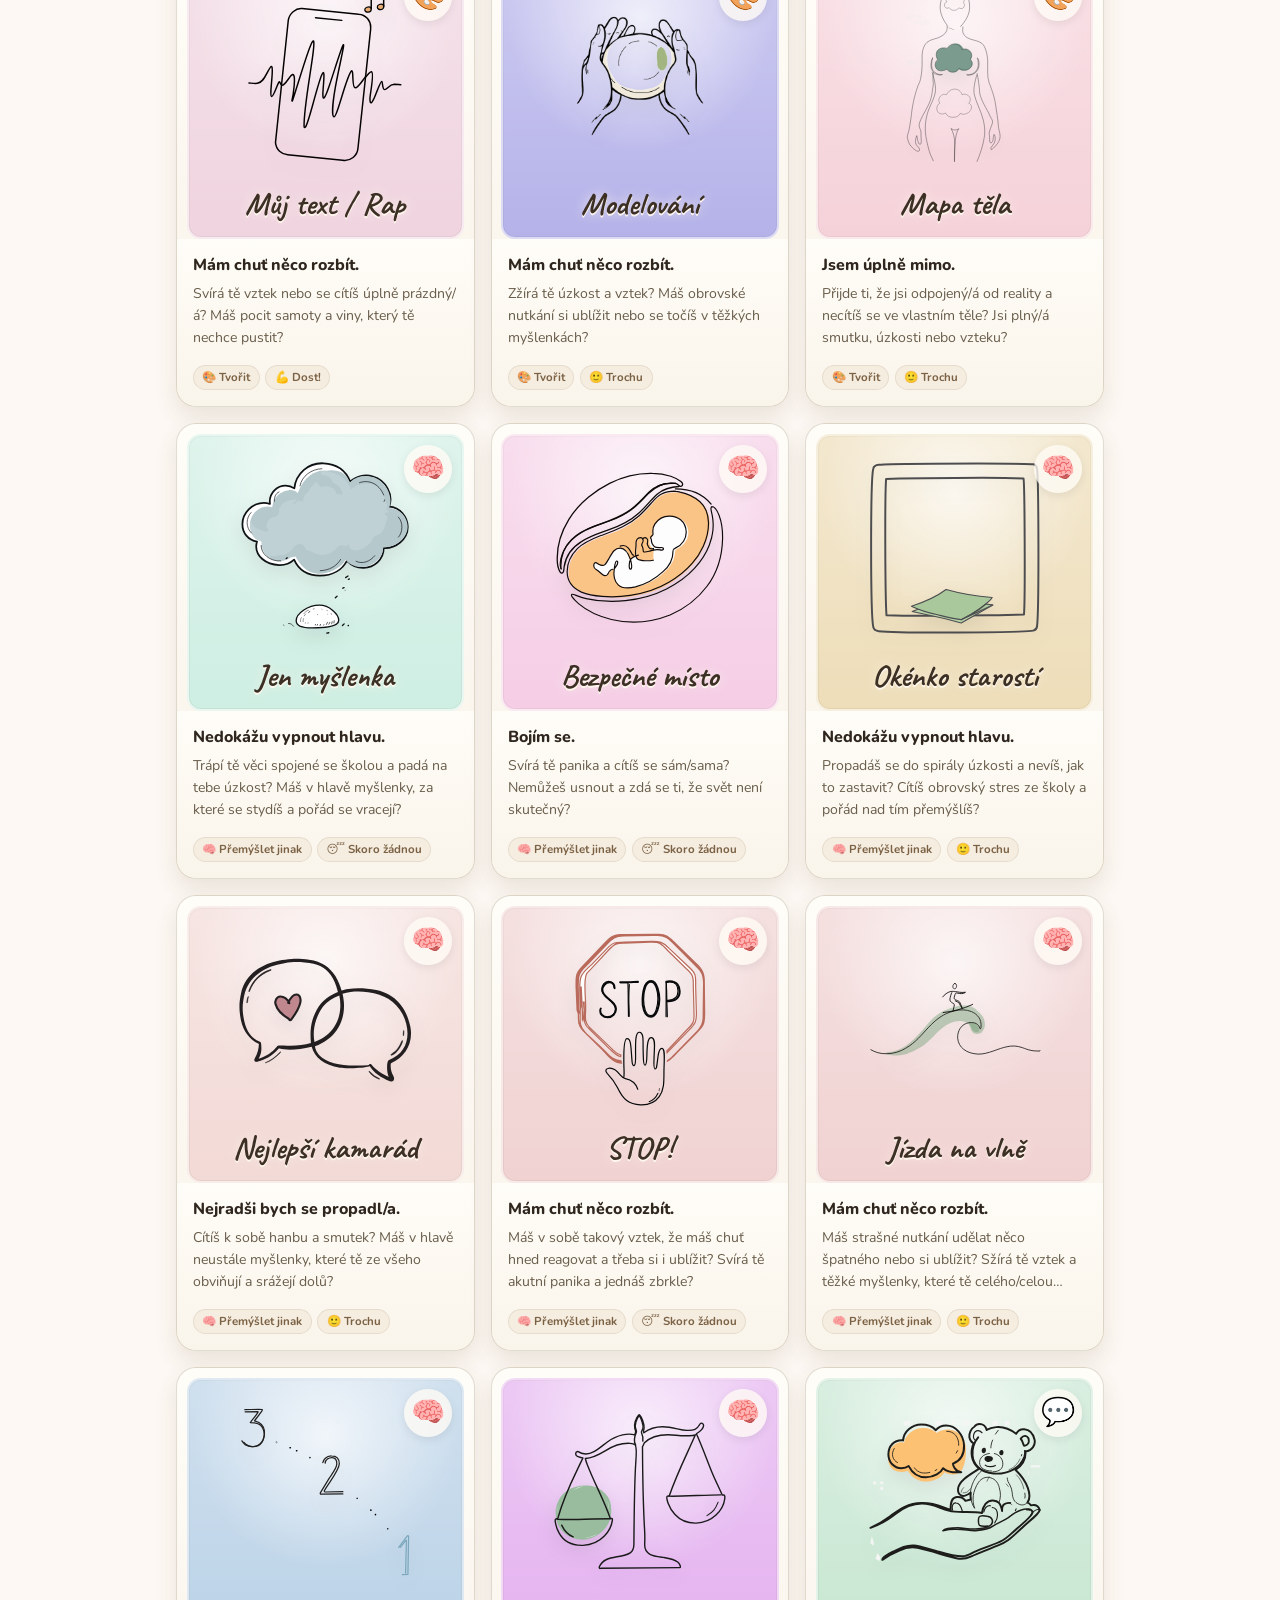
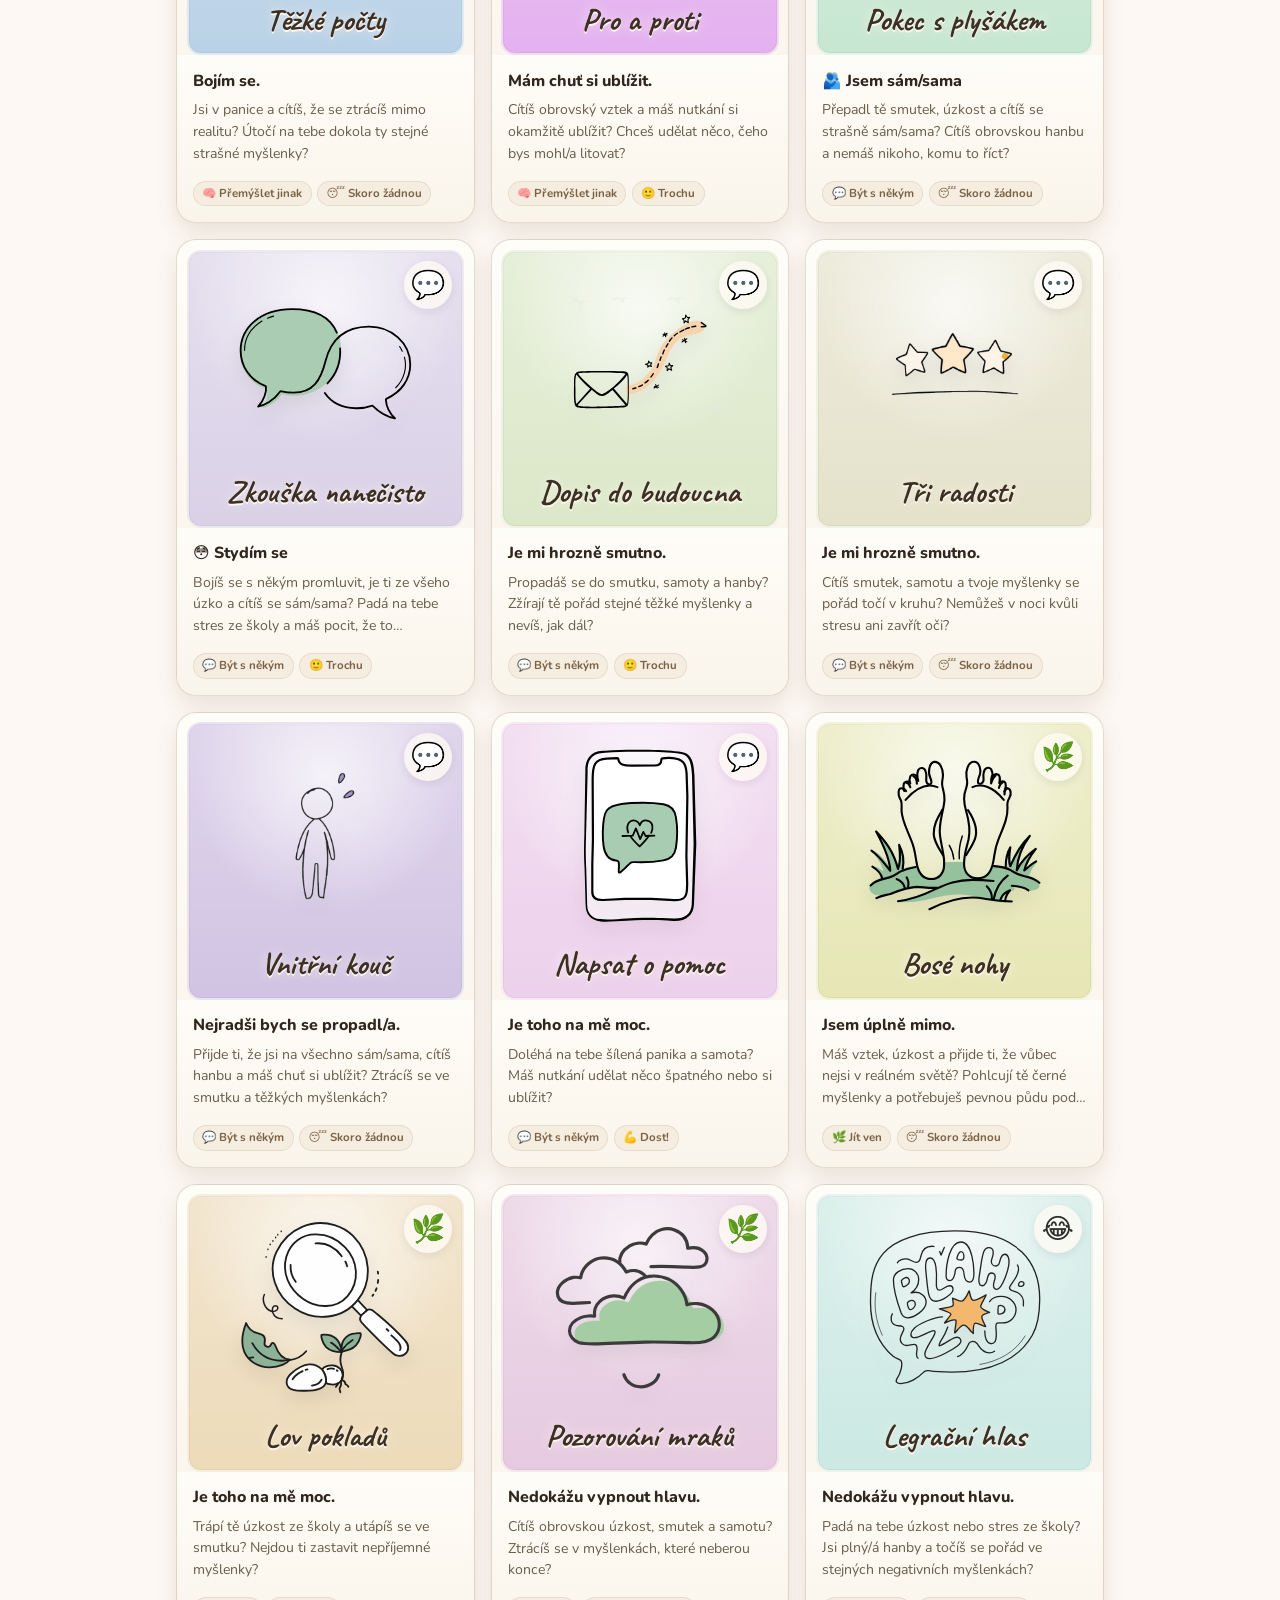
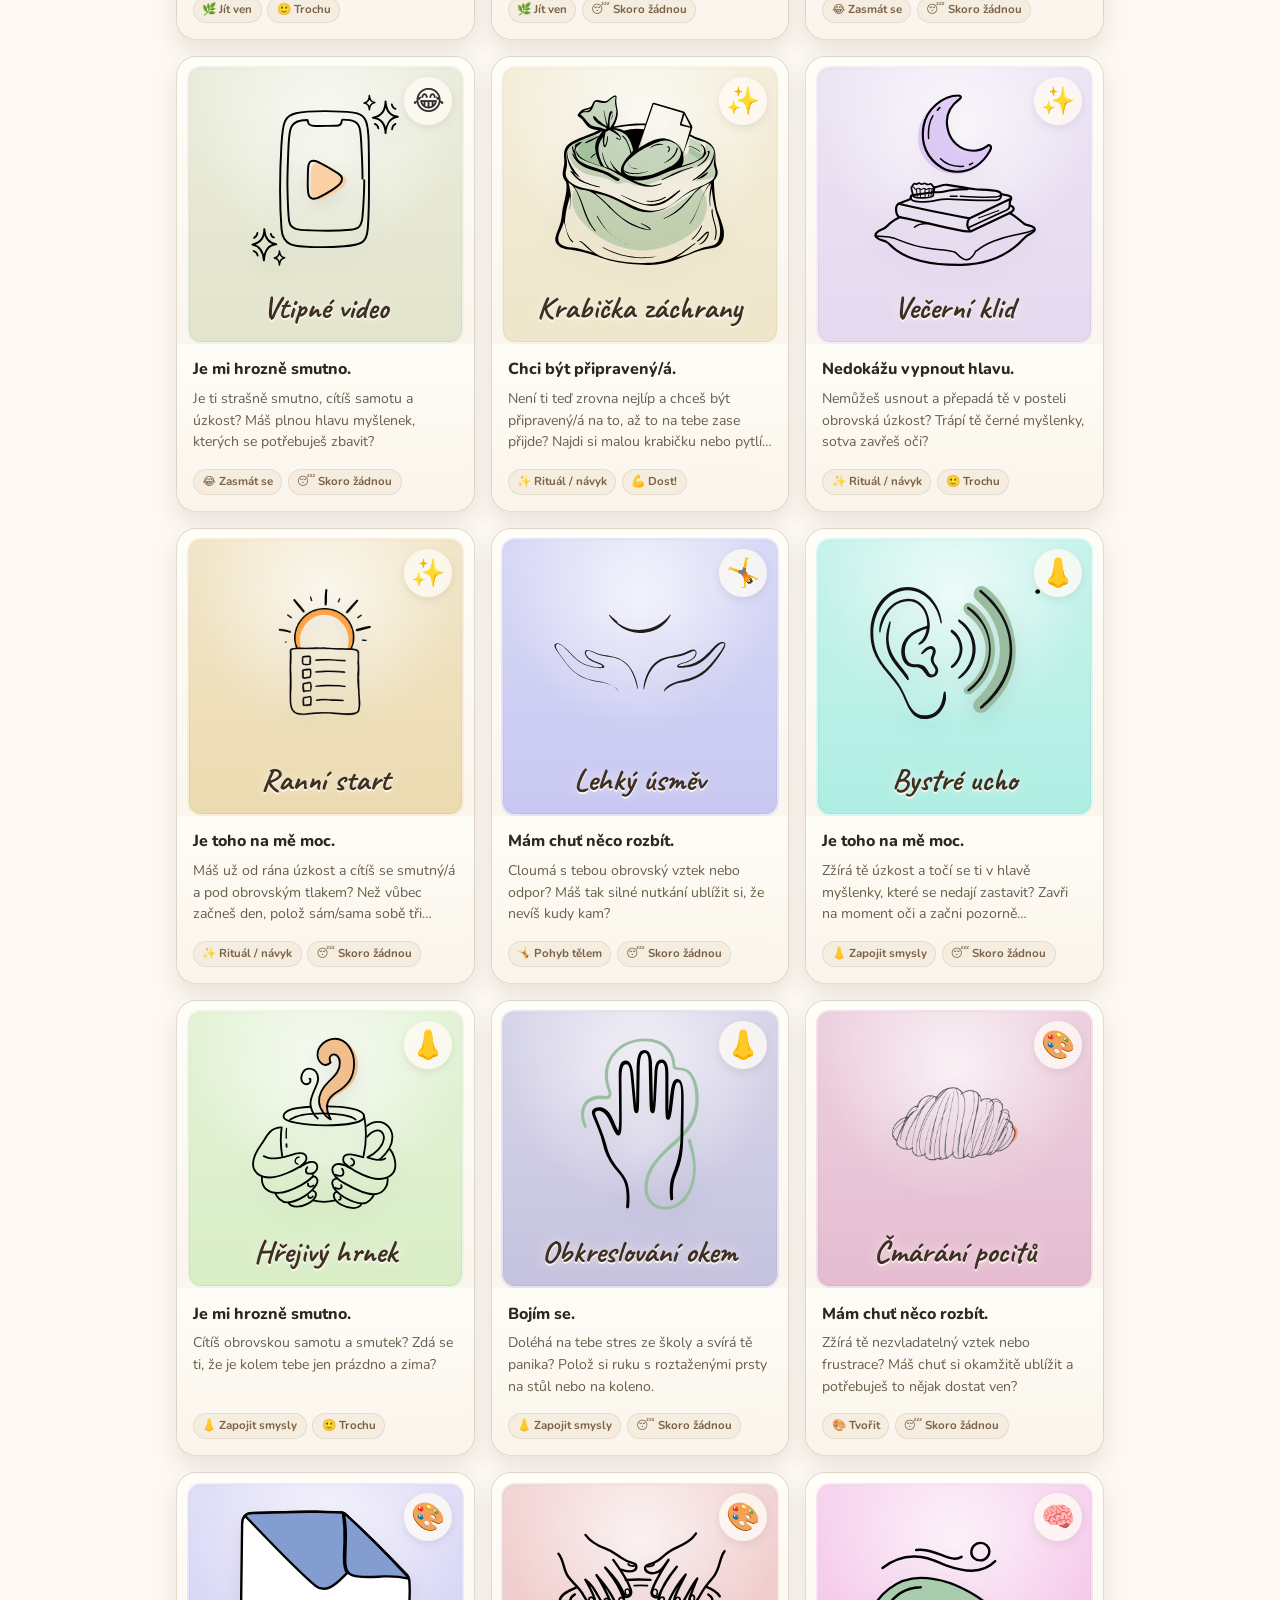
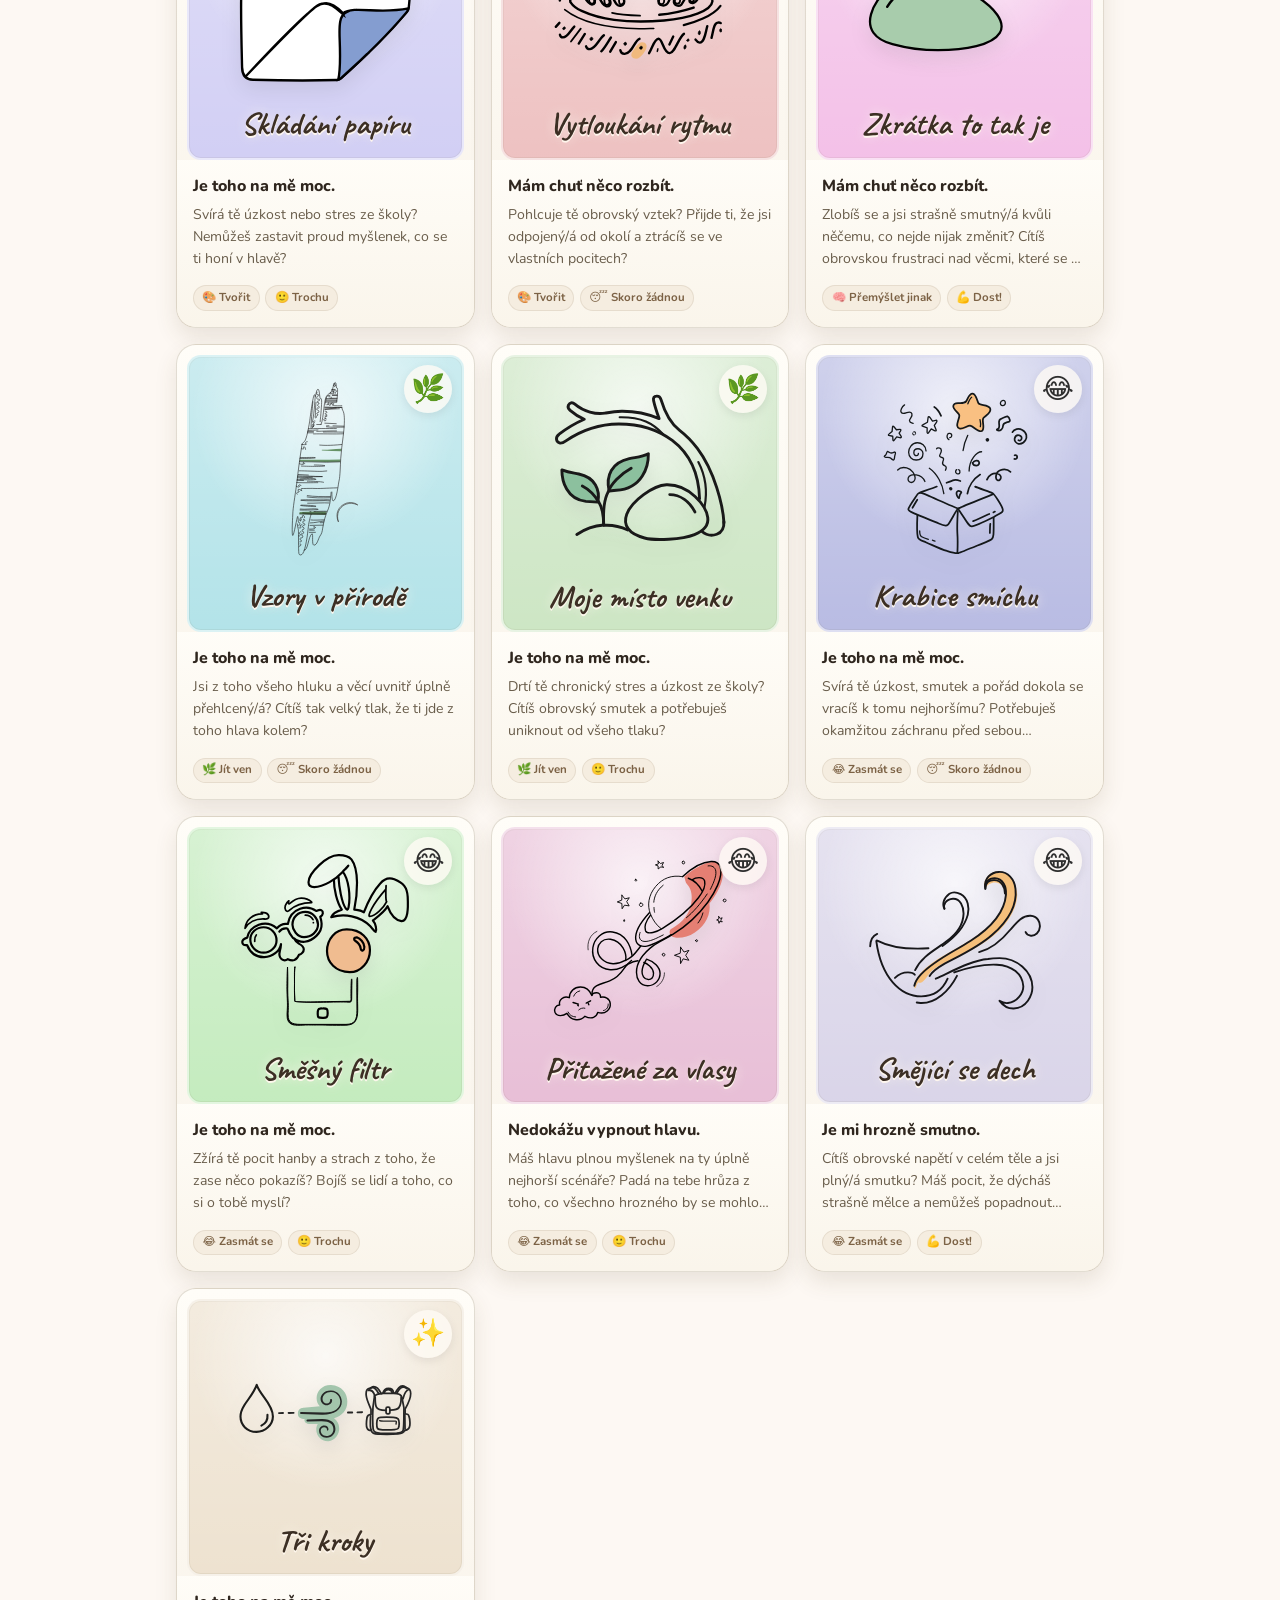
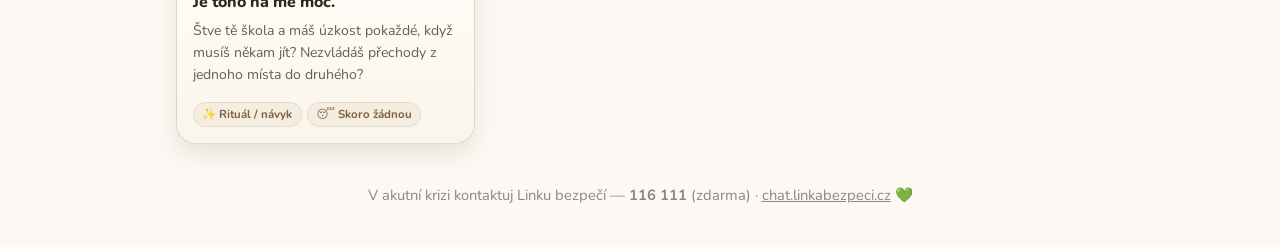
<file: web/kids.html>
<!DOCTYPE html>
<html lang="cs">
  <head>
    <meta charset="utf-8" />
    <meta name="viewport" content="width=device-width, initial-scale=1" />
    <title>Kartičky uvolňovacích metod</title>
    <link rel="preconnect" href="https://fonts.googleapis.com" />
    <link rel="preconnect" href="https://fonts.gstatic.com" crossorigin />
    <link
      href="https://fonts.googleapis.com/css2?family=Caveat:wght@500;700&family=Nunito:wght@400;600;700;800&display=swap"
      rel="stylesheet"
    />
    <link rel="stylesheet" href="kids.css" />
  </head>
  <body>
    <!-- ===== Header ===== -->
    <header class="hero">
      <h1 id="site-title">🌈 Kartičky uvolňovacích metod</h1>
      <p id="site-lead">Vyber si, co se ti teď hodí. Klikni a rozbal.</p>
      <div class="header-row">
        <div class="lang-toggle" role="group" id="lang-group">
          <button type="button" id="lang-cs" aria-pressed="true">🇨🇿 Čeština</button>
          <button type="button" id="lang-en" aria-pressed="false">🇬🇧 English</button>
        </div>
        <a href="index.html" class="pro-link" id="pro-link">📋 Odborný přehled</a>
      </div>
    </header>

    <!-- ===== Special cards (first aid, wound aftercare) ===== -->
    <section class="special-section" id="special-section" hidden>
      <div class="special-cards" id="special-card"></div>
    </section>

    <!-- ===== Filter bubbles ===== -->
    <section class="age-bar" id="age-filter">
      <span class="age-label" id="bub-age-label">🎂 Kolik mi je?</span>
      <div class="age-tray" id="chips-age">
        <button type="button" class="chip" data-val="" aria-pressed="true" id="age-all">Vše</button>
        <button type="button" class="chip" data-val="8" aria-pressed="false">8</button>
        <button type="button" class="chip" data-val="9" aria-pressed="false">9</button>
        <button type="button" class="chip" data-val="10" aria-pressed="false">10</button>
        <button type="button" class="chip" data-val="11" aria-pressed="false">11</button>
        <button type="button" class="chip" data-val="12" aria-pressed="false">12</button>
        <button type="button" class="chip" data-val="13" aria-pressed="false">13</button>
        <button type="button" class="chip" data-val="14" aria-pressed="false">14</button>
        <button type="button" class="chip" data-val="15" aria-pressed="false">15</button>
        <button type="button" class="chip" data-val="16" aria-pressed="false">16</button>
        <button type="button" class="chip" data-val="17" aria-pressed="false">17</button>
        <button type="button" class="chip" data-val="18" aria-pressed="false">18</button>
      </div>
    </section>

    <section class="bubbles" id="filters">
      <div class="bubble" id="bub-modality" data-dim="modality">
        <span class="bubble-label" id="bub-modality-label">🎯 Co chci dělat?</span>
        <div class="bubble-tray" id="chips-modality"></div>
      </div>
      <div class="bubble" id="bub-state" data-dim="state">
        <span class="bubble-label" id="bub-state-label">💭 Co cítím?</span>
        <div class="bubble-tray" id="chips-state"></div>
      </div>
      <div class="bubble" id="bub-energy" data-dim="energy">
        <span class="bubble-label" id="bub-energy-label">🔋 Kolik mám síly?</span>
        <div class="bubble-tray" id="chips-energy"></div>
      </div>
    </section>

    <div class="count-bar">
      <span class="count" id="count"></span>
      <button type="button" class="random-btn" id="random-card"></button>
    </div>

    <!-- ===== Card grid ===== -->
    <main class="grid" id="grid" aria-live="polite"></main>

    <!-- ===== Empty state ===== -->
    <p class="empty" id="empty" hidden></p>

    <!-- ===== Detail dialog ===== -->
    <dialog id="detail" aria-labelledby="detail-nickname">
      <div class="dialog-scale-shell" id="detail-scale-shell">
        <button type="button" class="dialog-nav dialog-nav-prev" id="detail-prev" aria-label="Předchozí kartička">‹</button>
        <button type="button" class="dialog-nav dialog-nav-next" id="detail-next" aria-label="Další kartička">›</button>
        <div class="dialog-card" id="detail-card">
          <div class="dialog-top-bar">
            <h2 class="dialog-nickname" id="detail-nickname"></h2>
            <div class="dialog-top-actions">
              <button type="button" class="btn-close-icon" id="detail-close" aria-label="Zavřít">✕</button>
            </div>
          </div>
          <div class="dialog-color" id="detail-color">
            <div class="dialog-meta" id="detail-meta"></div>
          </div>
          <div class="dialog-scroll" id="detail-scroll">
            <div class="dialog-body">
              <h3 id="detail-headline"></h3>
              <div class="dialog-text" id="detail-text"></div>
            </div>
          </div>
        </div>
      </div>
    </dialog>

    <!-- ===== Footer ===== -->
    <footer class="site-footer">
      <p id="footer-text">
        V akutní krizi kontaktuj Linku bezpečí —
        <strong>116&nbsp;111</strong> (zdarma) ·
        <a href="https://chat.linkabezpeci.cz" target="_blank" rel="noopener">chat.linkabezpeci.cz</a> 💚
      </p>
    </footer>

    <script src="kids.js" type="module"></script>
  </body>
</html>
</file>
<file: web/styles.css>
.visually-hidden {
  position: absolute;
  width: 1px;
  height: 1px;
  padding: 0;
  margin: -1px;
  overflow: hidden;
  clip: rect(0, 0, 0, 0);
  white-space: nowrap;
  border: 0;
}

:root {
  --bg: #0f1419;
  --surface: #1a222c;
  --surface2: #232d3a;
  --text: #e8eef4;
  --muted: #9fb0c3;
  --accent: #5ec8d8;
  --accent2: #c9a227;
  --danger: #e07a7a;
  --ok: #7bc96f;
  --radius: 12px;
  --font: "DM Sans", system-ui, -apple-system, sans-serif;
}

*,
*::before,
*::after {
  box-sizing: border-box;
}

html {
  font-size: 16px;
  scroll-behavior: smooth;
}

body {
  margin: 0;
  min-height: 100vh;
  font-family: var(--font);
  background: radial-gradient(
      1200px 800px at 10% -10%,
      rgba(26, 42, 50, 0.45) 0%,
      transparent 55%
    ),
    radial-gradient(900px 600px at 100% 0%, rgba(42, 31, 53, 0.5) 0%, transparent 50%),
    var(--bg);
  color: var(--text);
  line-height: 1.5;
}

a {
  color: var(--accent);
}

header.site {
  padding: 1.75rem 1.25rem 1.25rem;
  max-width: 1200px;
  margin: 0 auto;
}

header.site h1 {
  margin: 0 0 0.35rem;
  font-size: clamp(1.6rem, 4vw, 2.1rem);
  font-weight: 700;
  letter-spacing: -0.02em;
}

header.site p.lead {
  margin: 0;
  color: var(--muted);
  max-width: 52ch;
}

header.site .header-row {
  display: flex;
  justify-content: flex-end;
  flex-wrap: wrap;
  gap: 0.5rem;
  margin-top: 0.85rem;
}

.kids-view-link {
  font-size: 0.9rem;
  font-weight: 600;
  text-decoration: none;
  color: var(--accent);
}

.kids-view-link:hover {
  text-decoration: underline;
}

.toolbar {
  max-width: 1200px;
  margin: 0 auto;
  padding: 0 1.25rem 1rem;
  display: flex;
  flex-wrap: wrap;
  gap: 0.75rem;
  align-items: center;
}

.lang-toggle {
  margin-left: auto;
  display: flex;
  gap: 0.35rem;
  background: var(--surface2);
  padding: 0.25rem;
  border-radius: 999px;
  border: 1px solid rgba(255, 255, 255, 0.06);
}

.lang-toggle button {
  border: 0;
  background: transparent;
  color: var(--muted);
  font: inherit;
  padding: 0.35rem 0.85rem;
  border-radius: 999px;
  cursor: pointer;
}

.lang-toggle button[aria-pressed="true"] {
  background: var(--accent);
  color: #0a1214;
  font-weight: 600;
}

.age-filter {
  max-width: 1200px;
  margin: 0 auto;
  padding: 0 1.25rem 1.25rem;
}

.age-filter > span {
  display: block;
  font-size: 0.78rem;
  text-transform: uppercase;
  letter-spacing: 0.06em;
  color: var(--muted);
  margin-bottom: 0.25rem;
}

.age-selector {
  display: flex;
  flex-wrap: wrap;
  background: var(--surface);
  border: 1px solid rgba(255, 255, 255, 0.1);
  border-radius: 10px;
  overflow: hidden;
}

.age-btn {
  flex: 1;
  min-width: 32px;
  border: 0;
  background: transparent;
  color: var(--text);
  font: inherit;
  padding: 0.55rem 0;
  cursor: pointer;
  text-align: center;
  border-right: 1px solid rgba(255, 255, 255, 0.05);
  transition: all 0.2s;
}

.age-btn:last-child {
  border-right: 0;
}

.age-btn:hover {
  background: rgba(255, 255, 255, 0.05);
}

.age-btn.active {
  background: var(--accent);
  color: #0a1214;
  font-weight: 600;
}

.search-row {
  flex: 1 1 220px;
  min-width: 180px;
}

.search-row input {
  width: 100%;
  padding: 0.65rem 0.9rem;
  border-radius: var(--radius);
  border: 1px solid rgba(255, 255, 255, 0.1);
  background: var(--surface);
  color: var(--text);
  font: inherit;
}

.search-row input::placeholder {
  color: var(--muted);
}

.filters {
  max-width: 1200px;
  margin: 0 auto;
  padding: 0 1.25rem 1.25rem;
  display: grid;
  grid-template-columns: repeat(auto-fit, minmax(160px, 1fr));
  gap: 0.65rem;
}

.filters label span {
  display: block;
  font-size: 0.78rem;
  text-transform: uppercase;
  letter-spacing: 0.06em;
  color: var(--muted);
  margin-bottom: 0.25rem;
}

.filters select {
  width: 100%;
  padding: 0.55rem 0.65rem;
  border-radius: 10px;
  border: 1px solid rgba(255, 255, 255, 0.1);
  background: var(--surface);
  color: var(--text);
  font: inherit;
}

.meta-bar {
  max-width: 1200px;
  margin: 0 auto;
  padding: 0 1.25rem 1rem;
  color: var(--muted);
  font-size: 0.95rem;
}

.grid {
  max-width: 1200px;
  margin: 0 auto;
  padding: 0 1.25rem 3rem;
  display: grid;
  grid-template-columns: repeat(auto-fill, minmax(min(100%, 320px), 1fr));
  gap: 1rem;
}

.card {
  background: linear-gradient(160deg, var(--surface) 0%, #151c24 100%);
  border: 1px solid rgba(255, 255, 255, 0.07);
  border-radius: var(--radius);
  padding: 1.1rem 1.15rem;
  display: flex;
  flex-direction: column;
  gap: 0.65rem;
  transition: border-color 0.15s, transform 0.15s;
}

.card:hover {
  border-color: rgba(94, 200, 216, 0.35);
  transform: translateY(-2px);
  cursor: pointer;
}

.card header {
  display: flex;
  flex-wrap: wrap;
  align-items: baseline;
  gap: 0.5rem;
}

.card .id {
  font-size: 0.8rem;
  font-weight: 700;
  color: var(--accent2);
  letter-spacing: 0.04em;
}

.card h2 {
  margin: 0;
  font-size: 1.05rem;
  font-weight: 650;
  flex: 1 1 100%;
}

.pills {
  display: flex;
  flex-wrap: wrap;
  gap: 0.35rem;
}

.pill {
  font-size: 0.75rem;
  padding: 0.2rem 0.5rem;
  border-radius: 999px;
  background: var(--surface2);
  color: var(--muted);
  border: 1px solid rgba(255, 255, 255, 0.06);
}

.pill.energy-low {
  border-color: rgba(123, 201, 111, 0.35);
  color: #bfe5b8;
}

.pill.energy-med {
  border-color: rgba(201, 162, 39, 0.4);
  color: #e6d49a;
}

.pill.energy-high {
  border-color: rgba(224, 122, 122, 0.4);
  color: #f0b4b4;
}

.card .mechanism {
  margin: 0;
  font-size: 0.92rem;
  color: #c5d2df;
  display: -webkit-box;
  -webkit-line-clamp: 4;
  -webkit-box-orient: vertical;
  overflow: hidden;
}

.card footer {
  margin-top: auto;
  display: flex;
  justify-content: space-between;
  align-items: center;
  gap: 0.5rem;
}

button.expand {
  border: 0;
  border-radius: 10px;
  padding: 0.45rem 0.75rem;
  font: inherit;
  font-weight: 600;
  cursor: pointer;
  background: rgba(94, 200, 216, 0.18);
  color: var(--accent);
}

button.expand:hover {
  background: rgba(94, 200, 216, 0.28);
}

dialog.panel {
  border: 1px solid rgba(255, 255, 255, 0.12);
  border-radius: 16px;
  padding: 0;
  background: #121920;
  color: var(--text);
  max-width: min(640px, 94vw);
  width: 100%;
  opacity: 0;
  transform: translateY(16px) scale(0.97);
  transition: opacity 0.2s ease, transform 0.2s ease, overlay 0.2s ease allow-discrete, display 0.2s ease allow-discrete;
}

dialog.panel[open] {
  opacity: 1;
  transform: translateY(0) scale(1);
}

@starting-style {
  dialog.panel[open] {
    opacity: 0;
    transform: translateY(16px) scale(0.97);
  }
}

dialog.panel::backdrop {
  background: rgba(5, 8, 12, 0.72);
  backdrop-filter: blur(4px);
  opacity: 0;
  transition: opacity 0.2s ease, overlay 0.2s ease allow-discrete, display 0.2s ease allow-discrete;
}

dialog.panel[open]::backdrop {
  opacity: 1;
}

@starting-style {
  dialog.panel[open]::backdrop {
    opacity: 0;
  }
}

.panel-inner {
  padding: 1.25rem 1.35rem 1.35rem;
  max-height: min(80vh, 720px);
  overflow: auto;
}

.panel-inner header {
  display: flex;
  flex-wrap: wrap;
  gap: 0.5rem;
  align-items: flex-start;
  margin-bottom: 1rem;
  position: relative;
}

.panel-inner h2 {
  margin: 0;
  font-size: 1.2rem;
  flex: 1 1 calc(100% - 2.5rem);
}

button.close-x {
  position: absolute;
  top: -0.25rem;
  right: -0.25rem;
  border: 0;
  background: var(--surface2);
  color: var(--muted);
  font-size: 1.35rem;
  line-height: 1;
  width: 2rem;
  height: 2rem;
  border-radius: 50%;
  cursor: pointer;
  display: flex;
  align-items: center;
  justify-content: center;
  transition: background 0.15s, color 0.15s;
}

button.close-x:hover {
  background: rgba(224, 122, 122, 0.2);
  color: var(--danger);
}

dl.fields {
  margin: 0;
  display: grid;
  gap: 0.85rem;
}

dl.fields dt {
  margin: 0;
  font-size: 0.72rem;
  text-transform: uppercase;
  letter-spacing: 0.07em;
  color: var(--muted);
}

dl.fields dd {
  margin: 0.2rem 0 0;
 font-size: 0.95rem;
  color: #d5dfe9;
}

.close-row {
  display: flex;
  justify-content: flex-end;
  margin-top: 1rem;
}

button.close {
  border: 0;
  background: var(--surface2);
  color: var(--text);
  font: inherit;
  padding: 0.5rem 1rem;
  border-radius: 10px;
  cursor: pointer;
}

.empty {
  max-width: 1200px;
  margin: 0 auto;
  padding: 2rem 1.25rem;
  text-align: center;
  color: var(--muted);
}

.kids-card-preview {
  padding: 12px;
  border-radius: 8px;
  color: #000;
}

footer.note {
  max-width: 1200px;
  margin: 0 auto;
  padding: 0 1.25rem 2.5rem;
  font-size: 0.85rem;
  color: var(--muted);
}

@media (prefers-reduced-motion: reduce) {
  .card:hover {
    transform: none;
  }
  html {
    scroll-behavior: auto;
  }
  dialog.panel,
  dialog.panel::backdrop {
    transition: none;
  }
}
</file>
<file: web/kids.css>
/* =============================================
   Kids coping cards — light, warm, emoji-rich
   ============================================= */
*,
*::before,
*::after {
  box-sizing: border-box;
}

:root {
  --font: "Nunito", system-ui, sans-serif;
  --hand: "Caveat", cursive;
  --bg: #fdf8f3;
  --surface: #fff;
  --text: #2e2e2e;
  --muted: #888;
  --accent: #5b8def;
  --radius: 16px;
  --max-w: 960px;
  --detail-card-ratio: 0.68;
  --detail-design-width: 470px;
  --detail-design-height: 691px;
  --detail-scale: 1;
  --detail-scaled-height: var(--detail-design-height);
}

html {
  font-size: 16px;
  scroll-behavior: smooth;
}

body {
  margin: 0;
  min-height: 100vh;
  font-family: var(--font);
  background: var(--bg);
  color: var(--text);
  line-height: 1.55;
}

/* ===== Hero header ===== */
.hero {
  text-align: center;
  padding: 2rem 1rem 0.75rem;
  background: linear-gradient(170deg, #fef3e2 0%, #eef6ff 50%, #f0faf2 100%);
}

.hero h1 {
  margin: 0;
  font-family: var(--hand);
  font-size: clamp(2.2rem, 7vw, 3.2rem);
  font-weight: 700;
}

.hero p {
  margin: 0.25rem 0 0;
  font-size: 1.1rem;
  color: #666;
}

.header-row {
  display: flex;
  justify-content: center;
  align-items: center;
  flex-wrap: wrap;
  gap: 0.75rem;
  margin-top: 1rem;
  padding-bottom: 0.5rem;
}

.lang-toggle {
  display: flex;
  gap: 0.25rem;
  background: rgba(255, 255, 255, 0.7);
  padding: 0.2rem;
  border-radius: 999px;
  backdrop-filter: blur(4px);
}

.lang-toggle button {
  border: 0;
  background: transparent;
  color: var(--muted);
  font: inherit;
  font-size: 0.9rem;
  padding: 0.4rem 0.9rem;
  border-radius: 999px;
  cursor: pointer;
  transition: 0.15s;
}

.lang-toggle button[aria-pressed="true"] {
  background: #fff;
  color: var(--text);
  font-weight: 700;
  box-shadow: 0 1px 4px rgba(0, 0, 0, 0.08);
}

.pro-link {
  font-size: 0.85rem;
  color: var(--muted);
  text-decoration: none;
}

.pro-link:hover {
  color: var(--text);
}

/* ===== Filter bubbles — elastic “balloon” expand (not a flat dropdown) ===== */
.age-bar {
  max-width: calc(var(--max-w) - 2rem);
  margin: 1.1rem auto 0;
  padding: 0.7rem 1.2rem;
  background: var(--surface);
  border-radius: 32px;
  box-shadow: 0 2px 8px rgba(0, 0, 0, 0.06);
  display: flex;
  flex-direction: row;
  flex-wrap: nowrap;
  align-items: center;
  gap: 0.5rem;
  width: calc(100% - 2rem);
}

.age-label {
  font-size: 1.05rem;
  font-weight: 700;
  white-space: nowrap;
  flex-shrink: 0;
}

.age-tray {
  display: flex;
  flex: 1;
  min-width: 0;
}

.age-tray .chip {
  flex: 1 1 0;
  min-width: 0;
  text-align: center;
  padding-left: 0.2rem;
  padding-right: 0.2rem;
  margin: 0.15rem;
}

@keyframes chip-spring-in {
  0% {
    opacity: 0;
    transform: scale(0.3) translateY(8px);
  }
  60% {
    opacity: 1;
    transform: scale(1.15) translateY(-3px);
  }
  80% {
    transform: scale(0.92) translateY(1px);
  }
  100% {
    opacity: 1;
    transform: scale(1) translateY(0);
  }
}

.bubbles {
  max-width: var(--max-w);
  margin: 1.1rem auto 0;
  padding: 0 1rem;
  display: flex;
  gap: 0.65rem;
  align-items: flex-start;
  position: relative;
  z-index: 10;
}

.bubble {
  flex: 1 1 0;
  min-width: 140px;
  background: var(--surface);
  border-radius: 32px;
  box-shadow: 0 2px 8px rgba(0, 0, 0, 0.06);
  padding: 0.7rem 1.2rem;
  cursor: default;
  display: flex;
  flex-direction: column;
  align-items: center;
  transition:
    box-shadow 0.25s ease,
    border-radius 0.25s ease,
    transform 0.45s cubic-bezier(0.34, 1.45, 0.64, 1),
    background 0.2s;
}

.bubble:hover {
  border-radius: 22px;
  box-shadow: 0 6px 22px rgba(0, 0, 0, 0.12);
  transform: scale(1.02);
}

.bubble-label {
  display: block;
  font-size: 1.05rem;
  font-weight: 700;
  white-space: nowrap;
  text-align: center;
  pointer-events: none;
}

/* tray: inflates inside the bubble itself */
.bubble-tray {
  display: flex;
  flex-wrap: wrap;
  justify-content: center;
  align-items: center;
  margin-top: 0;
  padding: 0;
  max-height: 0;
  opacity: 0;
  visibility: hidden;
  pointer-events: none;
  overflow: hidden;
  
  transition:
    max-height 0.4s cubic-bezier(0.22, 1.45, 0.36, 1),
    opacity 0.3s ease-in,
    margin-top 0.4s ease,
    visibility 0s linear 0.4s;
}

.bubble:hover .bubble-tray {
  pointer-events: auto;
  visibility: visible;
  max-height: 400px;
  opacity: 1;
  margin-top: 0.8rem;
  
  transition:
    max-height 0.5s cubic-bezier(0.22, 1.45, 0.36, 1),
    opacity 0.3s ease-in,
    margin-top 0.4s ease,
    visibility 0s;
}

.bubble:hover .chip {
  animation: chip-spring-in 0.45s cubic-bezier(0.34, 1.45, 0.64, 1) backwards;
}

.bubble .chip:nth-child(1) { animation-delay: 0.04s; }
.bubble .chip:nth-child(2) { animation-delay: 0.08s; }
.bubble .chip:nth-child(3) { animation-delay: 0.12s; }
.bubble .chip:nth-child(4) { animation-delay: 0.16s; }
.bubble .chip:nth-child(5) { animation-delay: 0.2s; }
.bubble .chip:nth-child(6) { animation-delay: 0.24s; }
.bubble .chip:nth-child(7) { animation-delay: 0.28s; }
.bubble .chip:nth-child(8) { animation-delay: 0.32s; }
.bubble .chip:nth-child(9) { animation-delay: 0.36s; }
.bubble .chip:nth-child(10) { animation-delay: 0.4s; }
.bubble .chip:nth-child(11) { animation-delay: 0.44s; }
.bubble .chip:nth-child(12) { animation-delay: 0.48s; }

.bubble.pinned {
  border-radius: 22px;
  transform: scale(1.02);
  box-shadow: 0 0 0 2px #e5b800, 0 6px 20px rgba(0, 0, 0, 0.1);
  background: #fff3d0;
}

/* Pinned + not hovered: keep tray open just enough to show the selected chip */
.bubble.pinned:not(:hover) .bubble-tray {
  max-height: 400px;
  opacity: 1;
  visibility: visible;
  margin-top: 0.5rem;
  pointer-events: auto;
  transition:
    max-height 0.4s cubic-bezier(0.22, 1.45, 0.36, 1),
    opacity 0.3s ease-in,
    margin-top 0.4s ease,
    visibility 0s;
}

.bubble.pinned:not(:hover) .bubble-tray .chip[aria-pressed="false"] {
  display: none;
}

/* chip buttons */
.chip {
  border: 2px solid transparent;
  background: var(--surface);
  color: var(--text);
  font: inherit;
  font-size: 0.85rem;
  font-weight: 600;
  padding: 0.35rem 0.7rem;
  border-radius: 999px;
  cursor: pointer;
  white-space: nowrap;
  margin: 0.2rem;
  transition:
    background 0.15s,
    border-color 0.4s cubic-bezier(0.34, 1.45, 0.64, 1),
    box-shadow 0.4s cubic-bezier(0.34, 1.45, 0.64, 1),
    transform 0.3s cubic-bezier(0.34, 1.45, 0.64, 1);
}

.chip:hover {
  background: #fef3e2;
}

.chip[aria-pressed="true"] {
  background: #fff3d0;
  border-color: #e5b800;
  box-shadow: 0 0 0 2px rgba(229, 184, 0, 0.25);
  transform: scale(1.05);
}

/* ===== Count bar ===== */
.count-bar {
  max-width: var(--max-w);
  margin: 0.65rem auto 0;
  padding: 0 1rem;
  min-height: 1.5rem;
  display: flex;
  align-items: center;
  justify-content: space-between;
  gap: 0.75rem;
  flex-wrap: wrap;
}

.count {
  font-size: 0.92rem;
  font-weight: 700;
  color: var(--muted);
}

.random-btn {
  border: 0;
  border-radius: 999px;
  background: linear-gradient(135deg, #ffd97d 0%, #ffc36b 100%);
  color: #5a431a;
  font: inherit;
  font-size: 0.9rem;
  font-weight: 800;
  padding: 0.55rem 0.95rem;
  cursor: pointer;
  box-shadow: 0 4px 12px rgba(255, 195, 107, 0.32);
  transition: transform 0.18s ease, box-shadow 0.18s ease, opacity 0.18s ease;
}

.random-btn:hover,
.random-btn:focus-visible {
  transform: translateY(-1px);
  box-shadow: 0 8px 18px rgba(255, 195, 107, 0.4);
  outline: none;
}

.random-btn:disabled {
  cursor: not-allowed;
  opacity: 0.55;
  box-shadow: none;
}

@media (max-width: 520px) {
  .bubbles {
    flex-wrap: wrap;
  }
  .bubble {
    flex: 1 1 45%;
  }
}

/* ===== 3-column card grid ===== */
.grid {
  max-width: var(--max-w);
  margin: 0.75rem auto 0;
  padding: 0 1rem 2.5rem;
  display: grid;
  grid-template-columns: repeat(3, 1fr);
  gap: 1rem;
}

@media (max-width: 740px) {
  .grid {
    grid-template-columns: repeat(2, 1fr);
  }
}

@media (max-width: 480px) {
  .grid {
    grid-template-columns: 1fr;
  }
}

/* ===== Card ===== */
.card {
  border-radius: calc(var(--radius) + 4px);
  overflow: hidden;
  background: linear-gradient(180deg, #fffdf8 0%, #f8f2e8 100%);
  border: 1px solid rgba(94, 74, 42, 0.18);
  box-shadow: 0 10px 22px rgba(94, 74, 42, 0.12);
  cursor: pointer;
  transition: transform 0.2s cubic-bezier(0.34, 1.56, 0.64, 1),
    box-shadow 0.2s;
  display: flex;
  flex-direction: column;
}

.card:hover,
.card:focus-visible {
  transform: translateY(-5px) scale(1.015);
  box-shadow: 0 18px 34px rgba(94, 74, 42, 0.18);
  outline: none;
}

.card-art-frame {
  padding: 0.6rem 0.6rem 0;
}

.card-color {
  aspect-ratio: 1 / 1;
  display: flex;
  align-items: flex-start;
  justify-content: center;
  padding: 0.9rem 0.9rem 0.8rem;
  position: relative;
  overflow: hidden;
  border-radius: calc(var(--radius) - 2px);
  border: 2px solid rgba(255, 255, 255, 0.55);
  box-shadow: inset 0 0 0 1px rgba(94, 74, 42, 0.08);
}

.card-color::before {
  content: "";
  position: absolute;
  inset: 0;
  background:
    radial-gradient(circle at 50% 20%, rgba(255, 255, 255, 0.72), transparent 52%),
    linear-gradient(180deg, rgba(255, 255, 255, 0.34), rgba(255, 255, 255, 0.04));
  pointer-events: none;
}

.card-art {
  width: 72%;
  height: 72%;
  object-fit: contain;
  filter: drop-shadow(0 8px 10px rgba(0, 0, 0, 0.08));
  position: relative;
  margin-top: 0.55rem;
  z-index: 1;
}

.card-emoji {
  position: absolute;
  top: 0.55rem;
  right: 0.6rem;
  font-size: 1.72rem;
  z-index: 2;
  width: 3rem;
  height: 3rem;
  display: grid;
  place-items: center;
  border-radius: 999px;
  background: rgba(255, 252, 245, 0.78);
  box-shadow: 0 3px 10px rgba(0, 0, 0, 0.08);
}

.card-title-plate {
  position: absolute;
  left: 0.7rem;
  right: 0.7rem;
  bottom: 1.15rem;
  z-index: 2;
  padding: 0;
  background: transparent;
  border: 0;
  box-shadow: none;
  backdrop-filter: none;
}

.card-nickname {
  display: block;
  font-family: var(--hand);
  font-size: clamp(1.45rem, 3.8vw, 1.95rem);
  font-weight: 700;
  color: #3c2f24;
  line-height: 1;
  text-align: center;
  text-shadow:
    0 2px 0 rgba(255, 248, 238, 0.95),
    0 0 12px rgba(255, 248, 238, 0.8);
}

.card-body {
  padding: 0.85rem 1rem 1rem;
  text-align: left;
  flex: 1;
  display: flex;
  flex-direction: column;
  gap: 0.35rem;
  background: linear-gradient(180deg, rgba(255, 253, 248, 0.95), rgba(250, 245, 235, 0.96));
}

.card-headline {
  margin: 0;
  font-size: 1rem;
  font-weight: 800;
  color: #2f261e;
}

.card-preview {
  margin: 0;
  font-size: 0.88rem;
  color: #695d4b;
  display: -webkit-box;
  line-clamp: 3;
  -webkit-line-clamp: 3;
  -webkit-box-orient: vertical;
  overflow: hidden;
  min-height: 3.9em;
}

.card-pills {
  margin-top: auto;
  padding-top: 0.65rem;
  display: flex;
  justify-content: flex-start;
  flex-wrap: wrap;
  gap: 0.35rem;
}

.card-pill {
  font-size: 0.72rem;
  font-weight: 700;
  padding: 0.18rem 0.52rem;
  border-radius: 999px;
  background: #f5ede0;
  color: #7c6245;
  border: 1px solid rgba(124, 98, 69, 0.12);
}

/* ===== Empty state ===== */
.empty {
  max-width: var(--max-w);
  margin: 0 auto;
  padding: 2rem 1rem;
  text-align: center;
  font-size: 1.3rem;
  color: var(--muted);
}

/* ===== Detail dialog ===== */
dialog#detail {
  border: 0;
  padding: 0;
  width: min(470px, calc(100vw - 6rem), calc((92vh - 2rem) * var(--detail-card-ratio)));
  background: transparent;
  color: var(--text);
  overflow: visible;
  position: fixed;
  inset: 0;
  margin: auto;
  perspective: 1400px;
}

dialog#detail[open] {
  display: block;
}

dialog#detail::backdrop {
  background: rgba(0, 0, 0, 0.28);
  backdrop-filter: blur(6px);
}

.dialog-scroll {
  overflow-y: auto;
  min-height: 0;
  padding: 0 0.2rem 0.2rem;
}

.dialog-scale-shell {
  width: 100%;
  transform-style: preserve-3d;
  transition: transform 0.32s cubic-bezier(0.22, 0.68, 0.35, 1);
  will-change: transform;
  position: relative;
}

dialog#detail[data-render-mode="scaled"] .dialog-scale-shell {
  height: var(--detail-scaled-height);
}

/* Shell-level 3D flip for scaled mode */
.dialog-scale-shell.is-entering-next,
.dialog-scale-shell.is-entering-prev,
.dialog-shell-ghost.is-leaving-next,
.dialog-shell-ghost.is-leaving-prev {
  animation-duration: 900ms;
  animation-timing-function: cubic-bezier(0.18, 0.66, 0.14, 1);
  animation-fill-mode: both;
  transform-style: preserve-3d;
  backface-visibility: hidden;
  will-change: transform, opacity;
}

.dialog-shell-ghost {
  position: absolute;
  inset: 0;
  pointer-events: none;
  z-index: 2;
  transform-style: preserve-3d;
}

.dialog-scale-shell.is-entering-next {
  animation-name: shell-flip-in-next;
  animation-delay: 200ms;
  transform-origin: right center;
}

.dialog-scale-shell.is-entering-prev {
  animation-name: shell-flip-in-prev;
  animation-delay: 200ms;
  transform-origin: left center;
}

.dialog-shell-ghost.is-leaving-next {
  animation-name: shell-flip-out-next;
  transform-origin: left center;
}

.dialog-shell-ghost.is-leaving-prev {
  animation-name: shell-flip-out-prev;
  transform-origin: right center;
}

@keyframes shell-flip-out-next {
  from { transform: rotateY(0deg) translateX(0); opacity: 1; }
  to   { transform: rotateY(-90deg) translateX(-4%); opacity: 0.4; }
}

@keyframes shell-flip-in-next {
  from { transform: rotateY(90deg) translateX(4%); opacity: 0.4; }
  to   { transform: rotateY(0deg) translateX(0); opacity: 1; }
}

@keyframes shell-flip-out-prev {
  from { transform: rotateY(0deg) translateX(0); opacity: 1; }
  to   { transform: rotateY(90deg) translateX(4%); opacity: 0.4; }
}

@keyframes shell-flip-in-prev {
  from { transform: rotateY(-90deg) translateX(-4%); opacity: 0.4; }
  to   { transform: rotateY(0deg) translateX(0); opacity: 1; }
}

.dialog-card {
  width: 100%;
  aspect-ratio: var(--detail-card-ratio) / 1;
  display: grid;
  grid-template-rows: auto auto minmax(0, 1fr);
  padding: 0.62rem;
  gap: 0.5rem;
  background: linear-gradient(180deg, #fffdf8 0%, #f8f2e8 100%);
  border-radius: calc(var(--radius) + 8px);
  border: 1px solid rgba(94, 74, 42, 0.18);
  box-shadow: 0 20px 52px rgba(94, 74, 42, 0.22);
  overflow: hidden;
  transform-style: preserve-3d;
  backface-visibility: hidden;
  position: relative;
}

dialog#detail[data-render-mode="scaled"] .dialog-card {
  width: var(--detail-design-width);
  height: var(--detail-design-height);
  aspect-ratio: auto;
  margin: 0;
  position: absolute;
  top: 0;
  left: 50%;
  transform: translateX(-50%) scale(var(--detail-scale));
  transform-origin: top center;
}

.dialog-card::before {
  content: "";
  position: absolute;
  inset: 0;
  border-radius: inherit;
  box-shadow: inset 0 0 0 1px rgba(255, 255, 255, 0.45);
  pointer-events: none;
}

.dialog-card-ghost {
  position: absolute;
  inset: 0;
  pointer-events: none;
  z-index: 2;
}

.dialog-card.is-entering-next,
.dialog-card.is-entering-prev,
.dialog-card-ghost.is-leaving-next,
.dialog-card-ghost.is-leaving-prev {
  animation-duration: 1100ms;
  animation-timing-function: cubic-bezier(0.18, 0.66, 0.14, 1);
  animation-fill-mode: both;
  transform-style: preserve-3d;
  backface-visibility: hidden;
  will-change: transform, opacity, filter;
}

.dialog-card.is-entering-next,
.dialog-card-ghost.is-leaving-next {
  transform-origin: left center;
}

.dialog-card.is-entering-prev,
.dialog-card-ghost.is-leaving-prev {
  transform-origin: right center;
}

.dialog-card.is-entering-next {
  transform-origin: right center;
}

.dialog-card.is-entering-prev {
  transform-origin: left center;
}

.dialog-card.is-entering-next {
  animation-name: detail-card-in-next;
  animation-delay: 250ms;
}

.dialog-card.is-entering-prev {
  animation-name: detail-card-in-prev;
  animation-delay: 250ms;
}

.dialog-card-ghost.is-leaving-next {
  animation-name: detail-card-out-next;
}

.dialog-card-ghost.is-leaving-prev {
  animation-name: detail-card-out-prev;
}

@keyframes detail-card-out-next {
  from {
    transform: rotateY(0deg) translateX(0) scale(1);
  }
  to {
    transform: rotateY(-90deg) translateX(-4%) scale(0.985);
  }
}

@keyframes detail-card-in-next {
  from {
    transform: rotateY(90deg) translateX(4%) scale(0.985);
  }
  to {
    transform: rotateY(0deg) translateX(0) scale(1);
  }
}

@keyframes detail-card-out-prev {
  from {
    transform: rotateY(0deg) translateX(0) scale(1);
  }
  to {
    transform: rotateY(90deg) translateX(4%) scale(0.985);
  }
}

@keyframes detail-card-in-prev {
  from {
    transform: rotateY(-90deg) translateX(-4%) scale(0.985);
  }
  to {
    transform: rotateY(0deg) translateX(0) scale(1);
  }
}

.dialog-nav {
  position: absolute;
  top: 50%;
  z-index: 3;
  transform: translateY(-50%);
  width: 2.9rem;
  height: 2.9rem;
  border: 0;
  border-radius: 999px;
  background: rgba(255, 255, 255, 0.92);
  color: #4a4032;
  font-size: 2rem;
  line-height: 1;
  cursor: pointer;
  box-shadow: 0 10px 24px rgba(0, 0, 0, 0.14);
  display: inline-flex;
  align-items: center;
  justify-content: center;
  transition: transform 0.18s ease, box-shadow 0.18s ease, opacity 0.18s ease;
}

.dialog-nav:hover,
.dialog-nav:focus-visible {
  transform: translateY(-50%) scale(1.04);
  box-shadow: 0 14px 28px rgba(0, 0, 0, 0.18);
  outline: none;
}

.dialog-nav[hidden] {
  display: none;
}

.dialog-nav-prev {
  left: -3.6rem;
}

.dialog-nav-next {
  right: -3.6rem;
}

.dialog-color {
  aspect-ratio: 1 / 0.68;
  padding: 0.8rem 0.85rem;
  position: relative;
  overflow: hidden;
  border-radius: calc(var(--radius) + 2px);
  border: 2px solid rgba(255, 255, 255, 0.55);
  box-shadow: inset 0 0 0 1px rgba(94, 74, 42, 0.08);
}

.dialog-color::before {
  content: "";
  position: absolute;
  inset: 0;
  background:
    radial-gradient(circle at 50% 20%, rgba(255, 255, 255, 0.72), transparent 52%),
    linear-gradient(180deg, rgba(255, 255, 255, 0.34), rgba(255, 255, 255, 0.04));
  pointer-events: none;
}

.dialog-color::after {
  content: "";
  position: absolute;
  inset: 0;
  opacity: 0;
  transform: translateY(6px);
  transition: opacity 0.18s ease, transform 0.18s ease;
  pointer-events: none;
}

.dialog-art {
  position: absolute;
  left: 50%;
  top: 44%;
  width: min(44%, 190px);
  height: auto;
  object-fit: contain;
  opacity: 0;
  transform: translate(-50%, calc(-50% + 6px));
  transition: opacity 0.18s ease, transform 0.18s ease;
  pointer-events: none;
}

.dialog-color[data-has-art="true"] .dialog-art {
  opacity: 0.96;
  transform: translate(-50%, -50%);
}

.dialog-color > * {
  position: relative;
  z-index: 1;
}

.dialog-title-plate {
  display: none;
}

.dialog-top-bar {
  display: flex;
  align-items: center;
  justify-content: space-between;
  padding: 0.1rem 0.15rem 0;
}

.dialog-top-actions {
  display: inline-flex;
  align-items: center;
  gap: 0.38rem;
  flex-shrink: 0;
  margin-left: 0.4rem;
}

.dialog-meta {
  position: absolute;
  left: 0.7rem;
  right: 0.7rem;
  bottom: 0.7rem;
  z-index: 2;
  display: flex;
  flex-wrap: wrap;
  gap: 0.35rem;
}

.dialog-nickname {
  font-family: var(--hand);
  font-size: 1.8rem;
  font-weight: 700;
  color: #3c2f24;
  line-height: 1.15;
  margin: 0;
  text-align: left;
  overflow: hidden;
  text-overflow: ellipsis;
  white-space: nowrap;
  flex: 1 1 0;
  min-width: 0;
}

.btn-close-icon {
  flex-shrink: 0;
  width: 2rem;
  height: 2rem;
  display: grid;
  place-items: center;
  background: rgba(255, 252, 245, 0.82);
  border: 0;
  border-radius: 999px;
  font-size: 1.1rem;
  line-height: 1;
  color: rgba(60, 47, 36, 0.72);
  cursor: pointer;
  padding: 0;
  box-shadow: 0 3px 10px rgba(0, 0, 0, 0.08);
  transition: background 0.15s ease, color 0.15s ease, transform 0.15s ease;
  margin-left: 0.4rem;
}

.btn-close-icon:hover,
.btn-close-icon:focus-visible {
  background: rgba(255, 255, 255, 0.96);
  color: rgba(60, 47, 36, 0.92);
  transform: scale(1.04);
  outline: none;
}

.dialog-body {
  min-height: 100%;
  padding: 0.05rem 0.65rem 0.75rem;
  display: flex;
  flex-direction: column;
  gap: 0.55rem;
  background: linear-gradient(180deg, rgba(255, 253, 248, 0.95), rgba(250, 245, 235, 0.96));
  border-radius: 0 0 calc(var(--radius) + 2px) calc(var(--radius) + 2px);
}

.dialog-body h3 {
  margin: 0;
  font-size: 1.18rem;
  font-weight: 800;
  color: #2f261e;
}

.dialog-text {
  font-size: 1.02rem;
  line-height: 1.52;
  white-space: pre-line;
  color: #5f5241;
}

.dialog-meta .dm-pill {
  font-size: 0.85rem;
  font-weight: 700;
  padding: 0.2rem 0.52rem;
  border-radius: 999px;
  background: rgba(255, 252, 245, 0.84);
  color: #6a5338;
  border: 1px solid rgba(124, 98, 69, 0.16);
  box-shadow: 0 2px 8px rgba(94, 74, 42, 0.08);
}

/* ===== Special cards section ===== */
.special-section {
  max-width: var(--max-w);
  margin: 1rem auto 0;
  padding: 0 1rem;
}

.special-cards {
  display: flex;
  gap: 0.65rem;
  align-items: stretch;
}

.special-card-item {
  flex: 1 1 0;
  min-width: 140px;
  display: flex;
  align-items: center;
  gap: 0.75rem;
  padding: 0.7rem 1.1rem;
  background: linear-gradient(135deg, #fff0e0 0%, #ffe8d0 100%);
  border-radius: 32px;
  box-shadow: 0 2px 10px rgba(0, 0, 0, 0.08);
  cursor: pointer;
  transition:
    box-shadow 0.25s ease,
    border-radius 0.25s ease,
    transform 0.45s cubic-bezier(0.34, 1.45, 0.64, 1),
    background 0.2s;
}

.special-card-item:hover,
.special-card-item:focus-visible {
  border-radius: 22px;
  box-shadow: 0 6px 22px rgba(0, 0, 0, 0.12);
  transform: scale(1.02);
  outline: none;
}

.special-card-emoji {
  font-size: 1.3rem;
  flex-shrink: 0;
}

.special-card-item[data-special-id="first_aid"] .special-card-emoji {
  color: #d32f2f;
}

.special-card-nick {
  font-family: 'Nunito', sans-serif;
  font-weight: 700;
  font-size: 1.05rem;
  color: #4a3728;
  flex-shrink: 0;
  white-space: nowrap;
}

.special-card-headline {
  font-size: 0.82rem;
  color: #8a7560;
  flex: 1;
  min-width: 0;
}

.special-card-arrow {
  font-size: 1.4rem;
  color: #c4a882;
  flex-shrink: 0;
}

@media (max-width: 520px) {
  .special-cards {
    flex-direction: column;
  }
}

/* ===== Footer ===== */
.site-footer {
  max-width: var(--max-w);
  margin: 0 auto;
  padding: 0 1rem 2.5rem;
  text-align: center;
}

.site-footer p {
  margin: 0;
  font-size: 0.92rem;
  color: var(--muted);
}

.site-footer a {
  color: var(--muted);
}

/* ===== Reduced motion ===== */
@media (prefers-reduced-motion: reduce) {
  .random-btn,
  .dialog-nav {
    transition: opacity 0.12s ease;
  }
  .dialog-card.is-entering-next,
  .dialog-card.is-entering-prev,
  .dialog-card-ghost.is-leaving-next,
  .dialog-card-ghost.is-leaving-prev {
    animation: none;
  }
  .dialog-scale-shell.is-entering-next,
  .dialog-scale-shell.is-entering-prev,
  .dialog-shell-ghost.is-leaving-next,
  .dialog-shell-ghost.is-leaving-prev {
    animation: none;
  }
  .dialog-scale-shell {
    transition: none;
  }
  .card:hover {
    transform: none;
  }
  .bubble {
    transition:
      box-shadow 0.15s ease,
      background 0.15s ease;
  }
  .bubble:hover {
    animation: none;
  }
  .bubble-tray {
    transition:
      opacity 0.12s ease,
      transform 0.12s ease,
      filter 0.12s ease,
      visibility 0s linear 0.12s;
    animation: none !important;
  }
  .bubble:hover .bubble-tray,
  .bubble.pinned .bubble-tray {
    opacity: 1;
    visibility: visible;
    transform: translateX(-50%) translateY(0) scale(1);
    filter: none;
  }
  .bubble:hover .chip,
  .bubble.pinned .chip {
    animation: none !important;
  }
  html {
    scroll-behavior: auto;
  }
}

@media (max-width: 640px) {
  dialog#detail {
    width: min(calc(100vw - 4.5rem), calc((88vh - 1.5rem) * var(--detail-card-ratio)));
  }

  .dialog-nav {
    top: 50%;
    bottom: auto;
    width: 2.6rem;
    height: 2.6rem;
    transform: translateY(-50%);
  }

  .dialog-nav:hover,
  .dialog-nav:focus-visible {
    transform: translateY(-50%) scale(1.04);
  }

  .dialog-nav-prev {
    left: -1.3rem;
  }

  .dialog-nav-next {
    right: -1.3rem;
  }

  .dialog-body {
    padding: 0.05rem 0.8rem 0.95rem;
  }
}

@media (max-width: 420px) {
  dialog#detail {
    width: min(calc(100vw - 3.4rem), calc((86vh - 1rem) * var(--detail-card-ratio)));
  }

  .dialog-card {
    padding: 0.5rem;
    gap: 0.62rem;
  }

  .dialog-title-plate {
    left: 0.6rem;
    right: 0.6rem;
    bottom: 0.9rem;
  }

  .dialog-meta {
    left: 0.58rem;
    right: 3.1rem;
    bottom: 3.65rem;
    gap: 0.28rem;
  }

  .dialog-nickname {
    font-size: clamp(1.75rem, 8vw, 2.2rem);
  }

  .btn-close-icon {
    top: 0.5rem;
    right: 0.52rem;
  }
}

@media (prefers-reduced-motion: reduce) and (max-width: 520px) {
  .bubble:hover .bubble-tray,
  .bubble.pinned .bubble-tray {
    transform: translateX(0) translateY(0) scale(1);
  }
}
</file>
